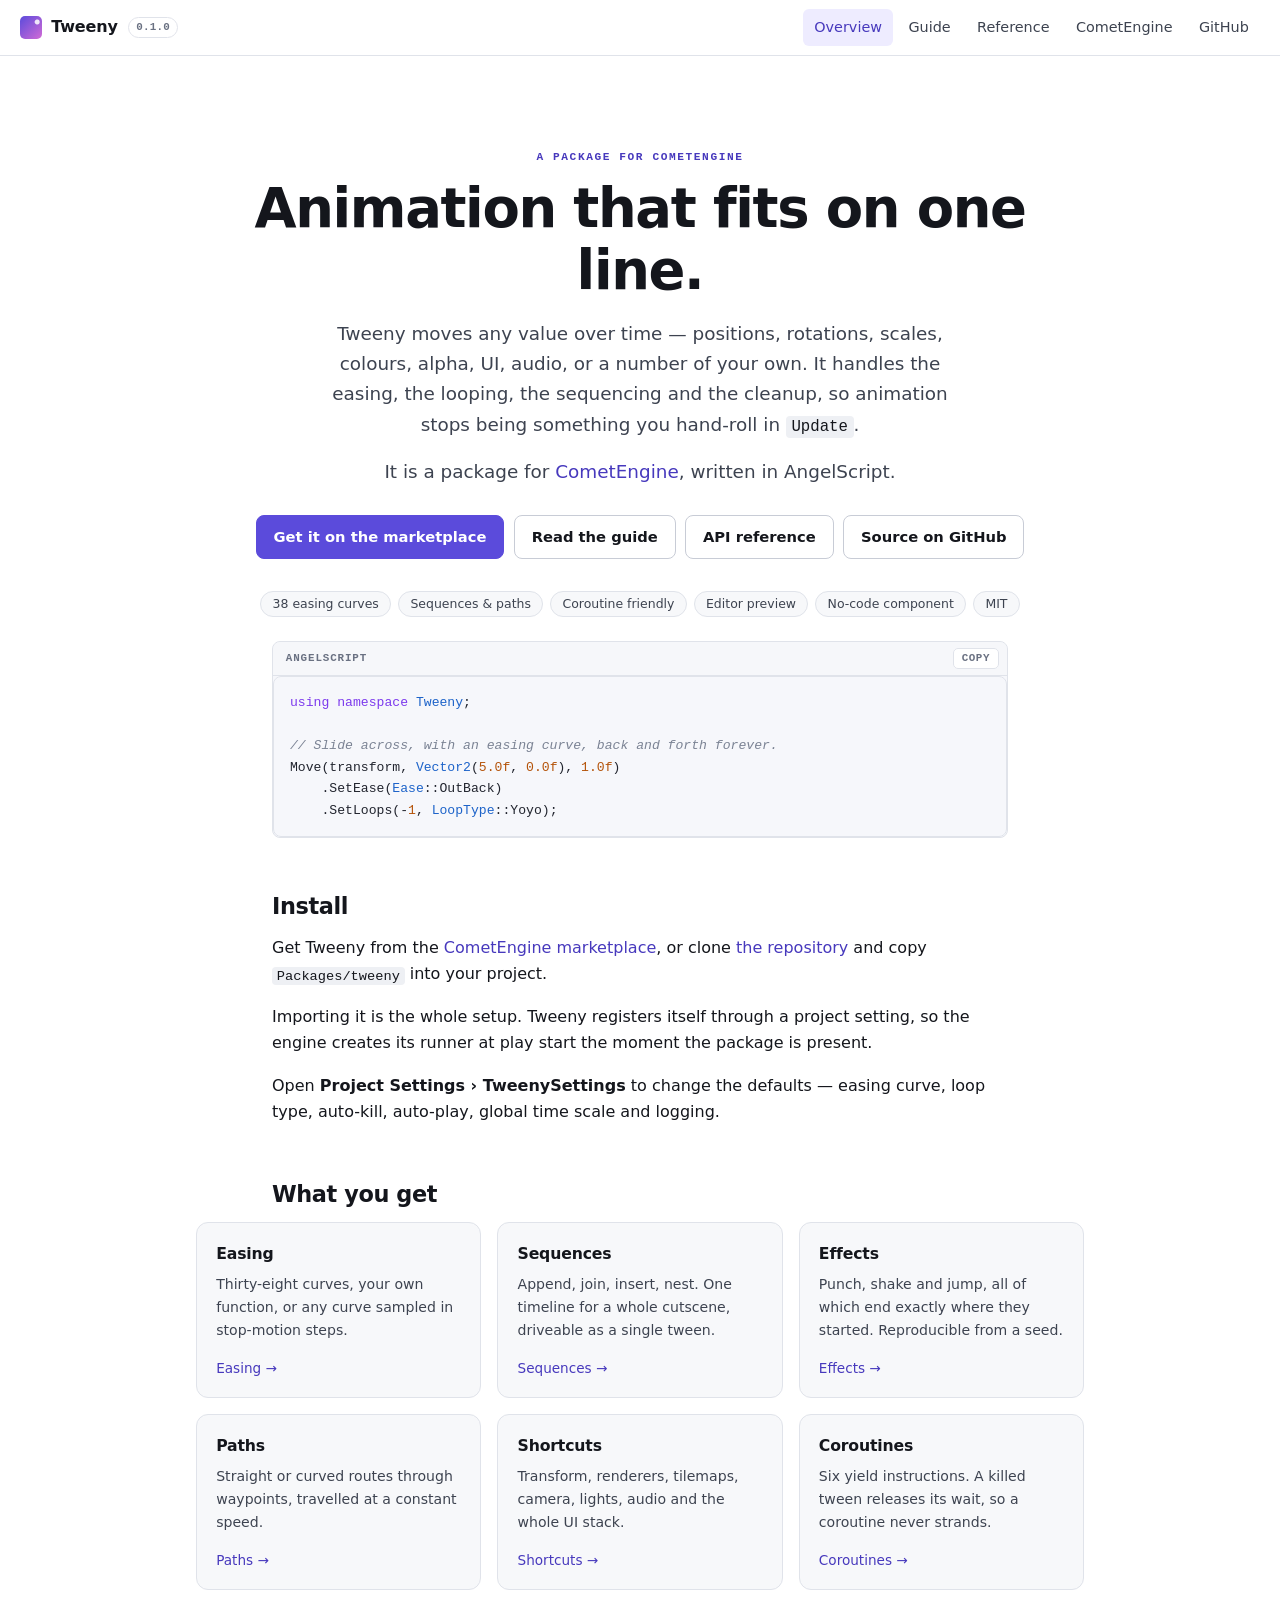
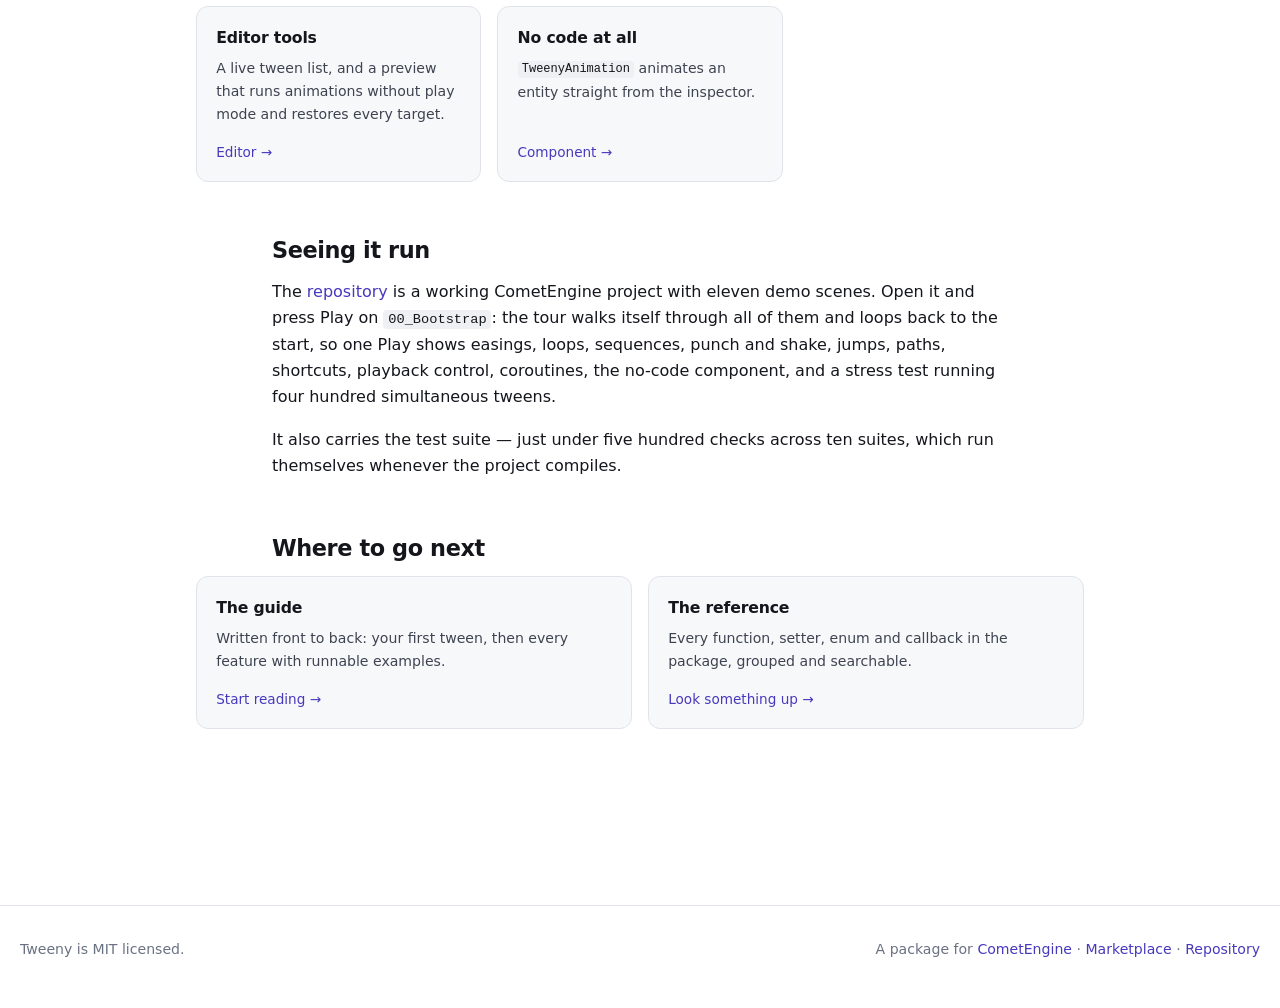
<file: docs/index.html>
<!doctype html>
<html lang="en">
<head>
<meta charset="utf-8">
<meta name="viewport" content="width=device-width, initial-scale=1">
<title>Tweeny — animation for CometEngine</title>
<meta name="description" content="Tweeny is a complete tweening and animation engine for CometEngine: easings, sequences, paths, effects, coroutine waits and a no-code component.">
<link rel="icon" href="data:image/svg+xml,<svg xmlns='http://www.w3.org/2000/svg' viewBox='0 0 32 32'><rect width='32' height='32' rx='7' fill='%235b4bdb'/><circle cx='23' cy='9' r='3' fill='white'/></svg>">
<link rel="stylesheet" href="assets/site.css?v=4">
</head>
<body>

<header class="topbar">
  <a class="brand" href="index.html"><span class="mark"></span> Tweeny <span class="version">0.1.0</span></a>
  <nav class="topnav">
    <a href="index.html" aria-current="page">Overview</a>
    <a href="guide.html">Guide</a>
    <a href="reference.html">Reference</a>
    <a href="https://www.cometengine.org">CometEngine</a>
    <a href="https://github.com/OriolCS2/Tweeny">GitHub</a>
  </nav>
</header>

<div class="shell wide">
<main>

<section class="hero">
  <p class="eyebrow">A package for CometEngine</p>
  <h1>Animation that fits on one line.</h1>
  <p class="tagline">
    Tweeny moves any value over time — positions, rotations, scales, colours, alpha, UI, audio, or a number of
    your own. It handles the easing, the looping, the sequencing and the cleanup, so animation stops being
    something you hand-roll in <code>Update</code>.
  </p>
  <p class="tagline">
    It is a package for <a href="https://www.cometengine.org">CometEngine</a>, written in AngelScript.
  </p>
  <div class="cta">
    <a class="btn primary" href="https://www.cometengine.org/marketplace/tweeny">Get it on the marketplace</a>
    <a class="btn" href="guide.html">Read the guide</a>
    <a class="btn" href="reference.html">API reference</a>
    <a class="btn" href="https://github.com/OriolCS2/Tweeny">Source on GitHub</a>
  </div>
  <div class="badges">
    <span>38 easing curves</span>
    <span>Sequences &amp; paths</span>
    <span>Coroutine friendly</span>
    <span>Editor preview</span>
    <span>No-code component</span>
    <span>MIT</span>
  </div>
</section>

<div class="code">
  <header>angelscript <button class="copy" type="button">Copy</button></header>
<pre><code>using namespace Tweeny;

// Slide across, with an easing curve, back and forth forever.
Move(transform, Vector2(5.0f, 0.0f), 1.0f)
    .SetEase(Ease::OutBack)
    .SetLoops(-1, LoopType::Yoyo);</code></pre>
</div>

<h2 id="install">Install</h2>

<p>
  Get Tweeny from the
  <a href="https://www.cometengine.org/marketplace/tweeny">CometEngine marketplace</a>, or clone
  <a href="https://github.com/OriolCS2/Tweeny">the repository</a> and copy
  <code>Packages/tweeny</code> into your project.
</p>

<p>
  Importing it is the whole setup. Tweeny registers itself through a project setting, so the engine creates its runner at
  play start the moment the package is present.
</p>

<p>
  Open <strong>Project Settings &rsaquo; TweenySettings</strong> to change the defaults — easing curve, loop
  type, auto-kill, auto-play, global time scale and logging.
</p>

<h2 id="what-you-get">What you get</h2>

<div class="cards">
  <article class="card">
    <h3>Easing</h3>
    <p>Thirty-eight curves, your own function, or any curve sampled in stop-motion steps.</p>
    <a href="guide.html#easing">Easing &rarr;</a>
  </article>
  <article class="card">
    <h3>Sequences</h3>
    <p>Append, join, insert, nest. One timeline for a whole cutscene, driveable as a single tween.</p>
    <a href="guide.html#sequences">Sequences &rarr;</a>
  </article>
  <article class="card">
    <h3>Effects</h3>
    <p>Punch, shake and jump, all of which end exactly where they started. Reproducible from a seed.</p>
    <a href="guide.html#effects">Effects &rarr;</a>
  </article>
  <article class="card">
    <h3>Paths</h3>
    <p>Straight or curved routes through waypoints, travelled at a constant speed.</p>
    <a href="guide.html#paths">Paths &rarr;</a>
  </article>
  <article class="card">
    <h3>Shortcuts</h3>
    <p>Transform, renderers, tilemaps, camera, lights, audio and the whole UI stack.</p>
    <a href="reference.html#shortcuts-transform">Shortcuts &rarr;</a>
  </article>
  <article class="card">
    <h3>Coroutines</h3>
    <p>Six yield instructions. A killed tween releases its wait, so a coroutine never strands.</p>
    <a href="guide.html#coroutines">Coroutines &rarr;</a>
  </article>
  <article class="card">
    <h3>Editor tools</h3>
    <p>A live tween list, and a preview that runs animations without play mode and restores every target.</p>
    <a href="guide.html#editor">Editor &rarr;</a>
  </article>
  <article class="card">
    <h3>No code at all</h3>
    <p><code>TweenyAnimation</code> animates an entity straight from the inspector.</p>
    <a href="guide.html#no-code">Component &rarr;</a>
  </article>
</div>

<h2 id="tour">Seeing it run</h2>

<p>
  The <a href="https://github.com/OriolCS2/Tweeny">repository</a> is a working CometEngine project with eleven
  demo scenes. Open it and press Play on <code>00_Bootstrap</code>: the tour walks itself through all of them
  and loops back to the start, so one Play shows easings, loops, sequences, punch and shake, jumps, paths,
  shortcuts, playback control, coroutines, the no-code component, and a stress test running four hundred
  simultaneous tweens.
</p>

<p>
  It also carries the test suite — just under five hundred checks across ten suites, which run themselves
  whenever the project compiles.
</p>

<h2 id="next">Where to go next</h2>

<div class="cards">
  <article class="card">
    <h3>The guide</h3>
    <p>Written front to back: your first tween, then every feature with runnable examples.</p>
    <a href="guide.html">Start reading &rarr;</a>
  </article>
  <article class="card">
    <h3>The reference</h3>
    <p>Every function, setter, enum and callback in the package, grouped and searchable.</p>
    <a href="reference.html">Look something up &rarr;</a>
  </article>
</div>

</main>
</div>

<footer class="site">
  <div class="inner">
    <div>Tweeny is MIT licensed.</div>
    <div>
      A package for <a href="https://www.cometengine.org">CometEngine</a> &middot;
      <a href="https://www.cometengine.org/marketplace/tweeny">Marketplace</a> &middot;
      <a href="https://github.com/OriolCS2/Tweeny">Repository</a>
    </div>
  </div>
</footer>

<script src="assets/site.js?v=4"></script>
</body>
</html>
</file>
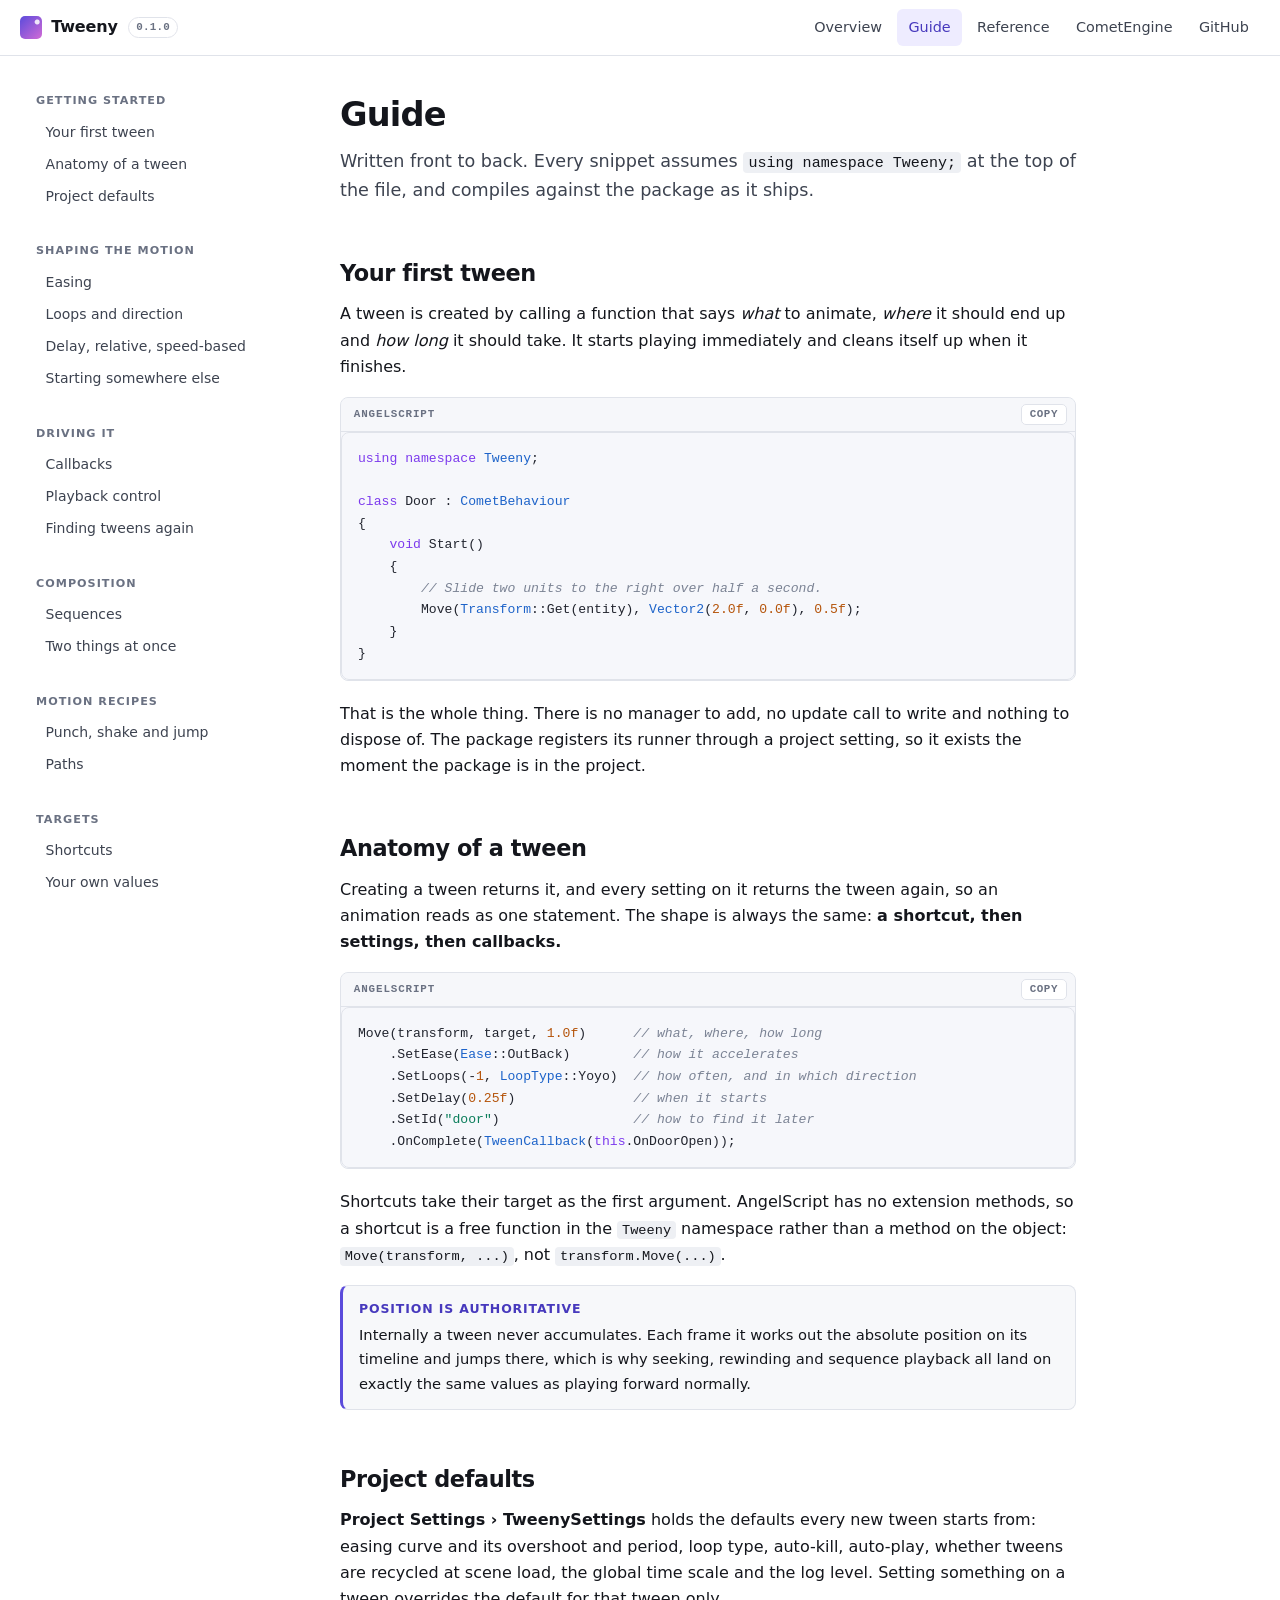
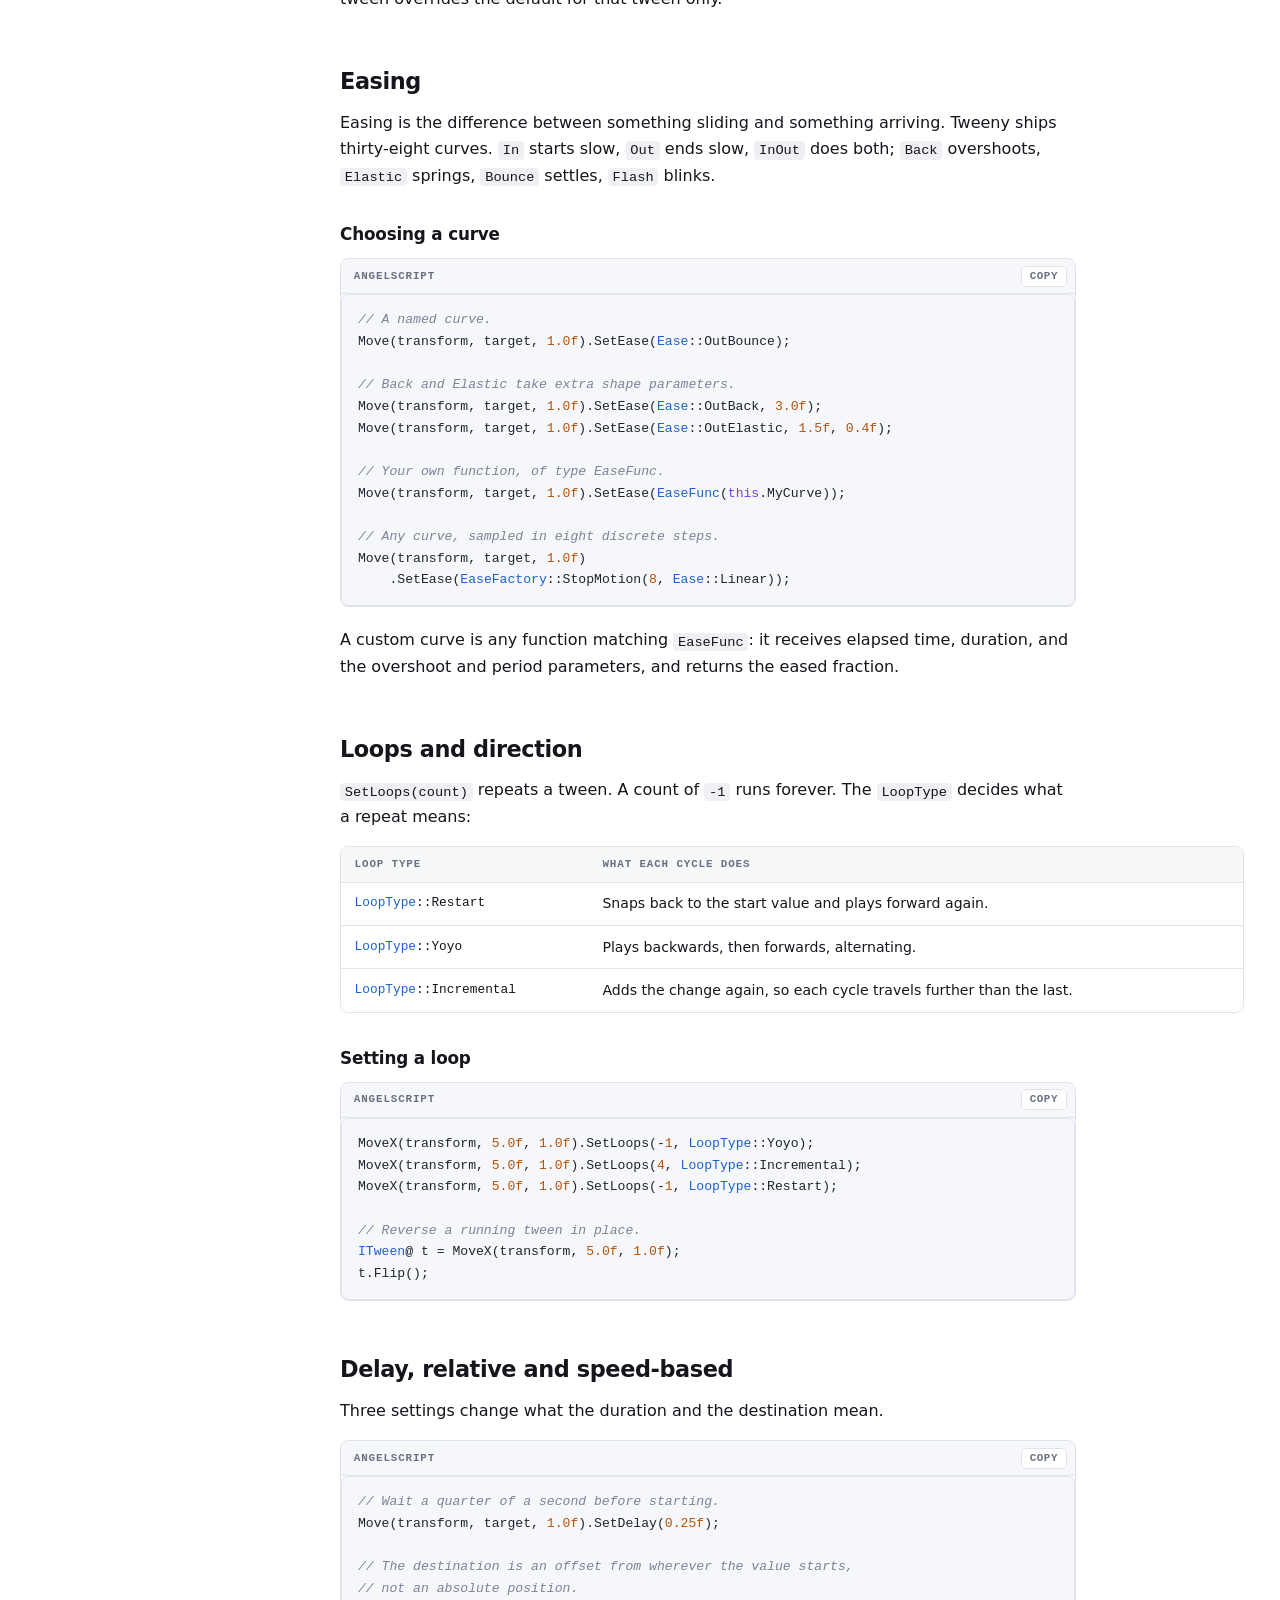
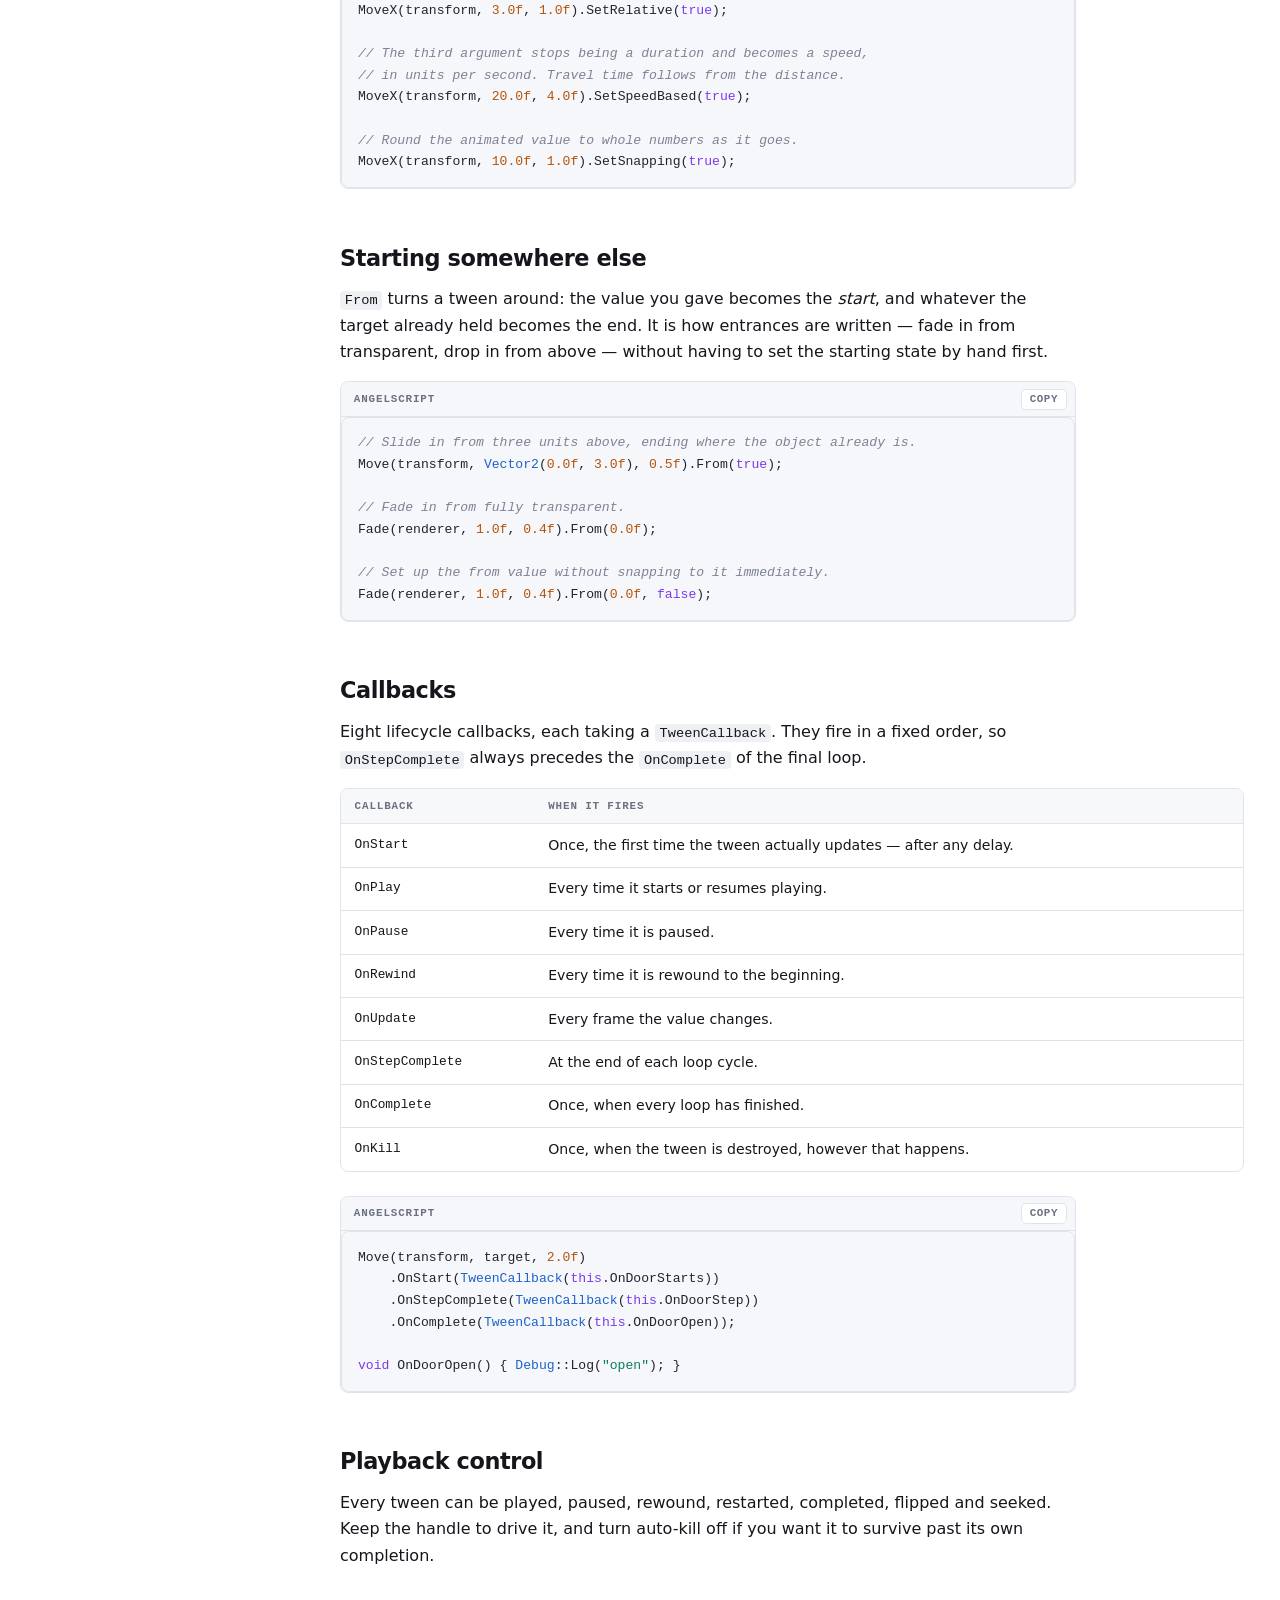
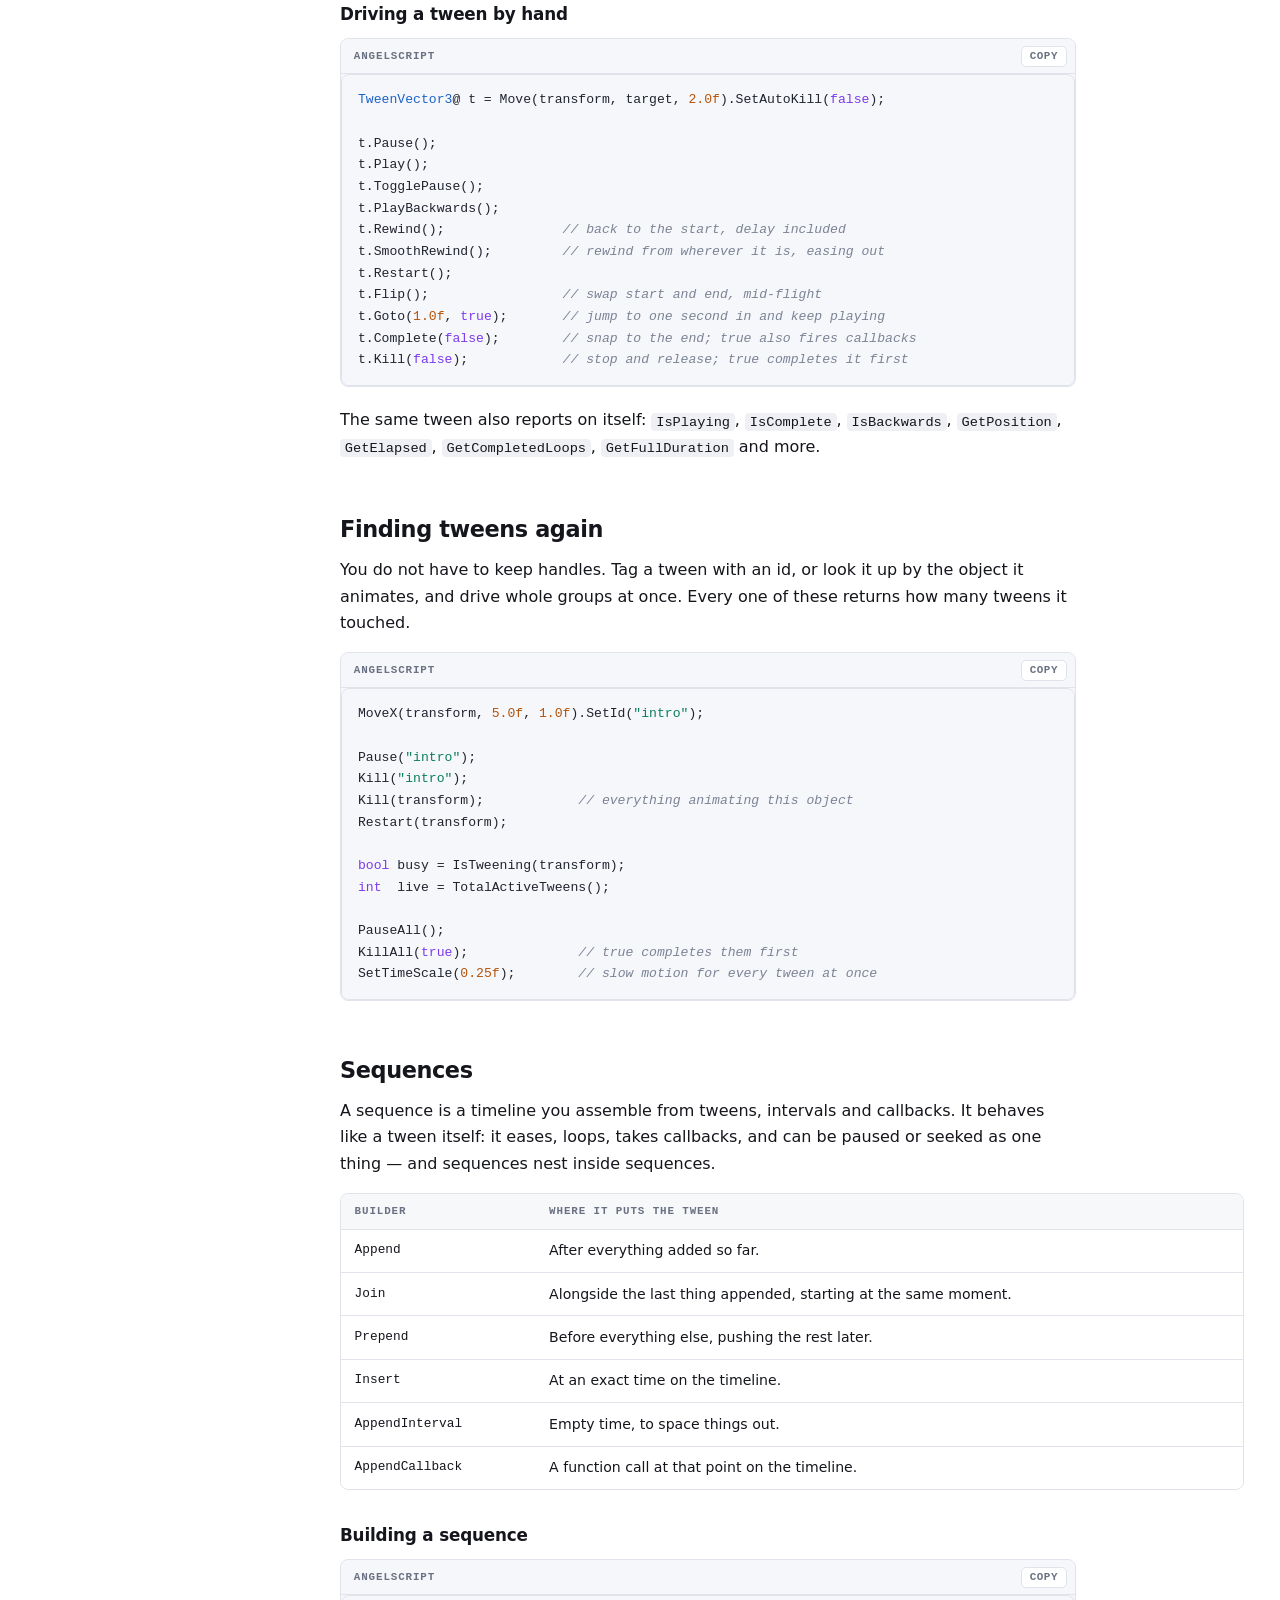
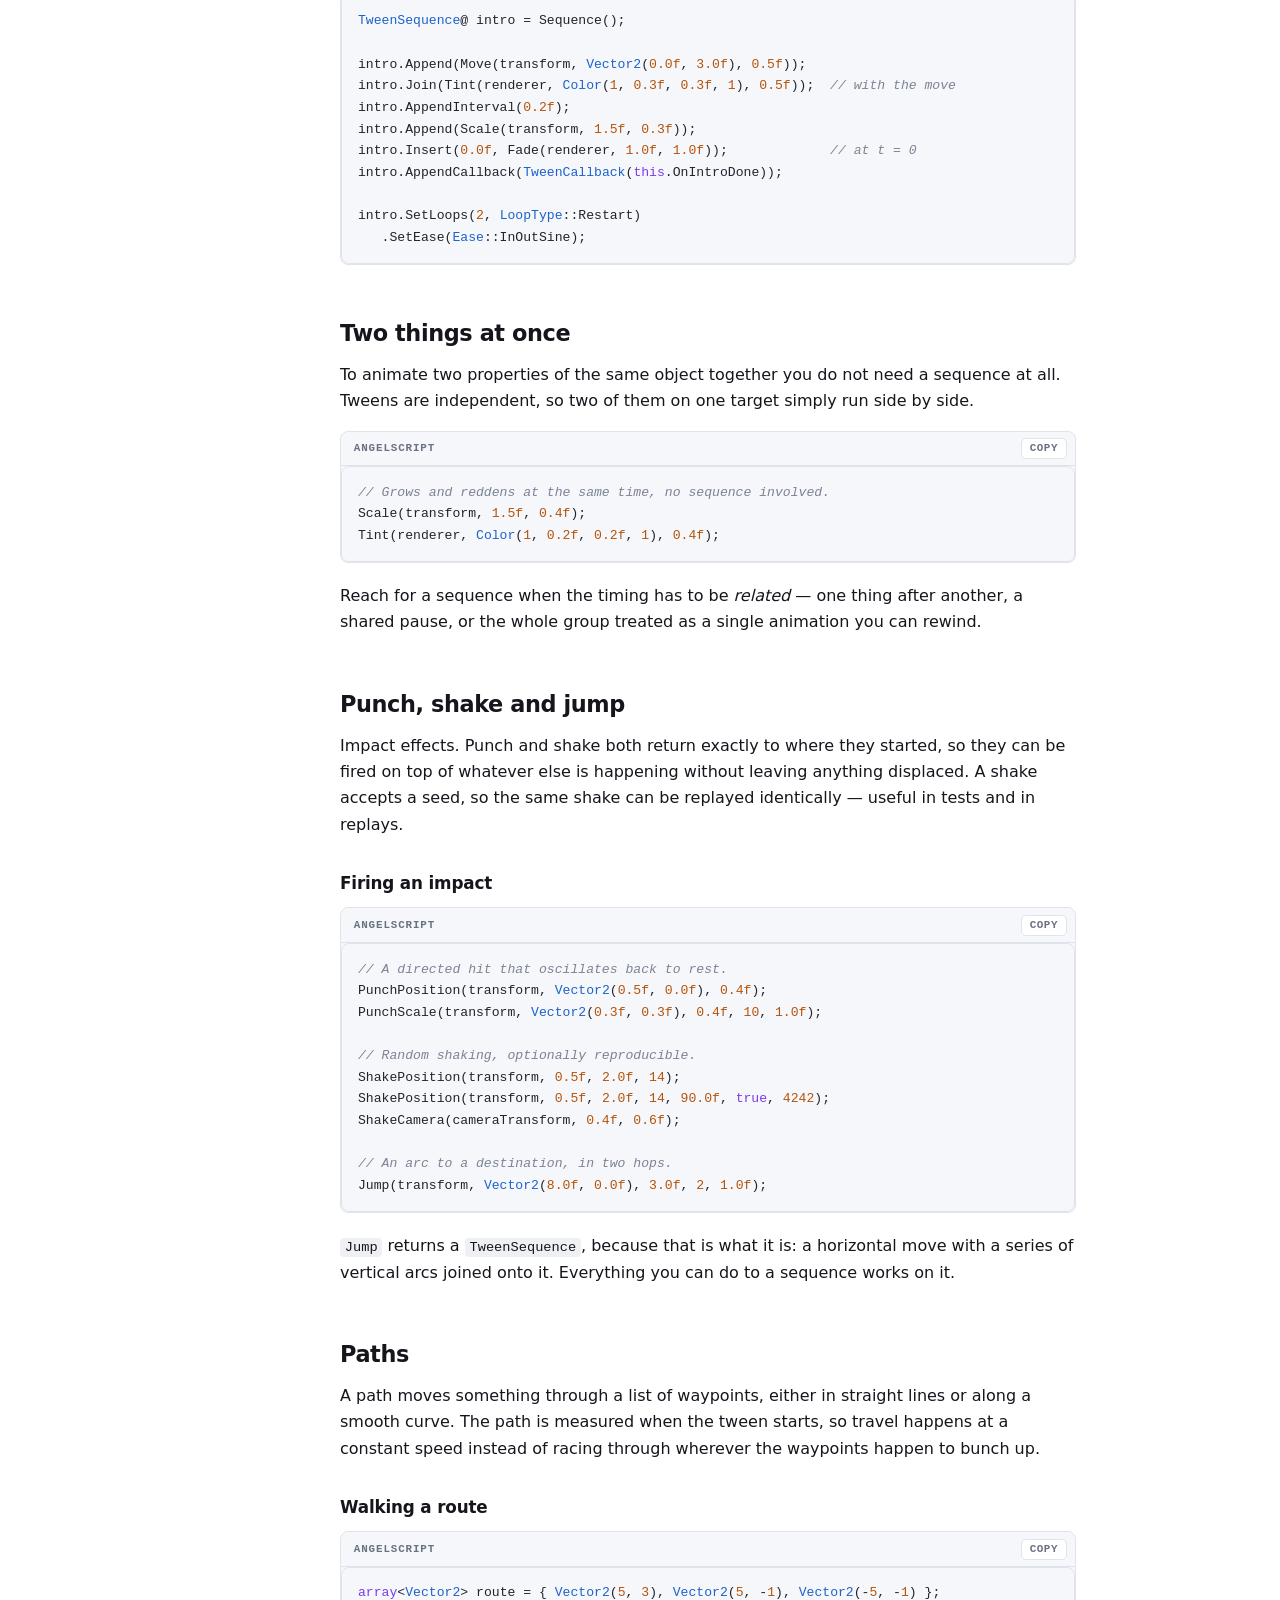
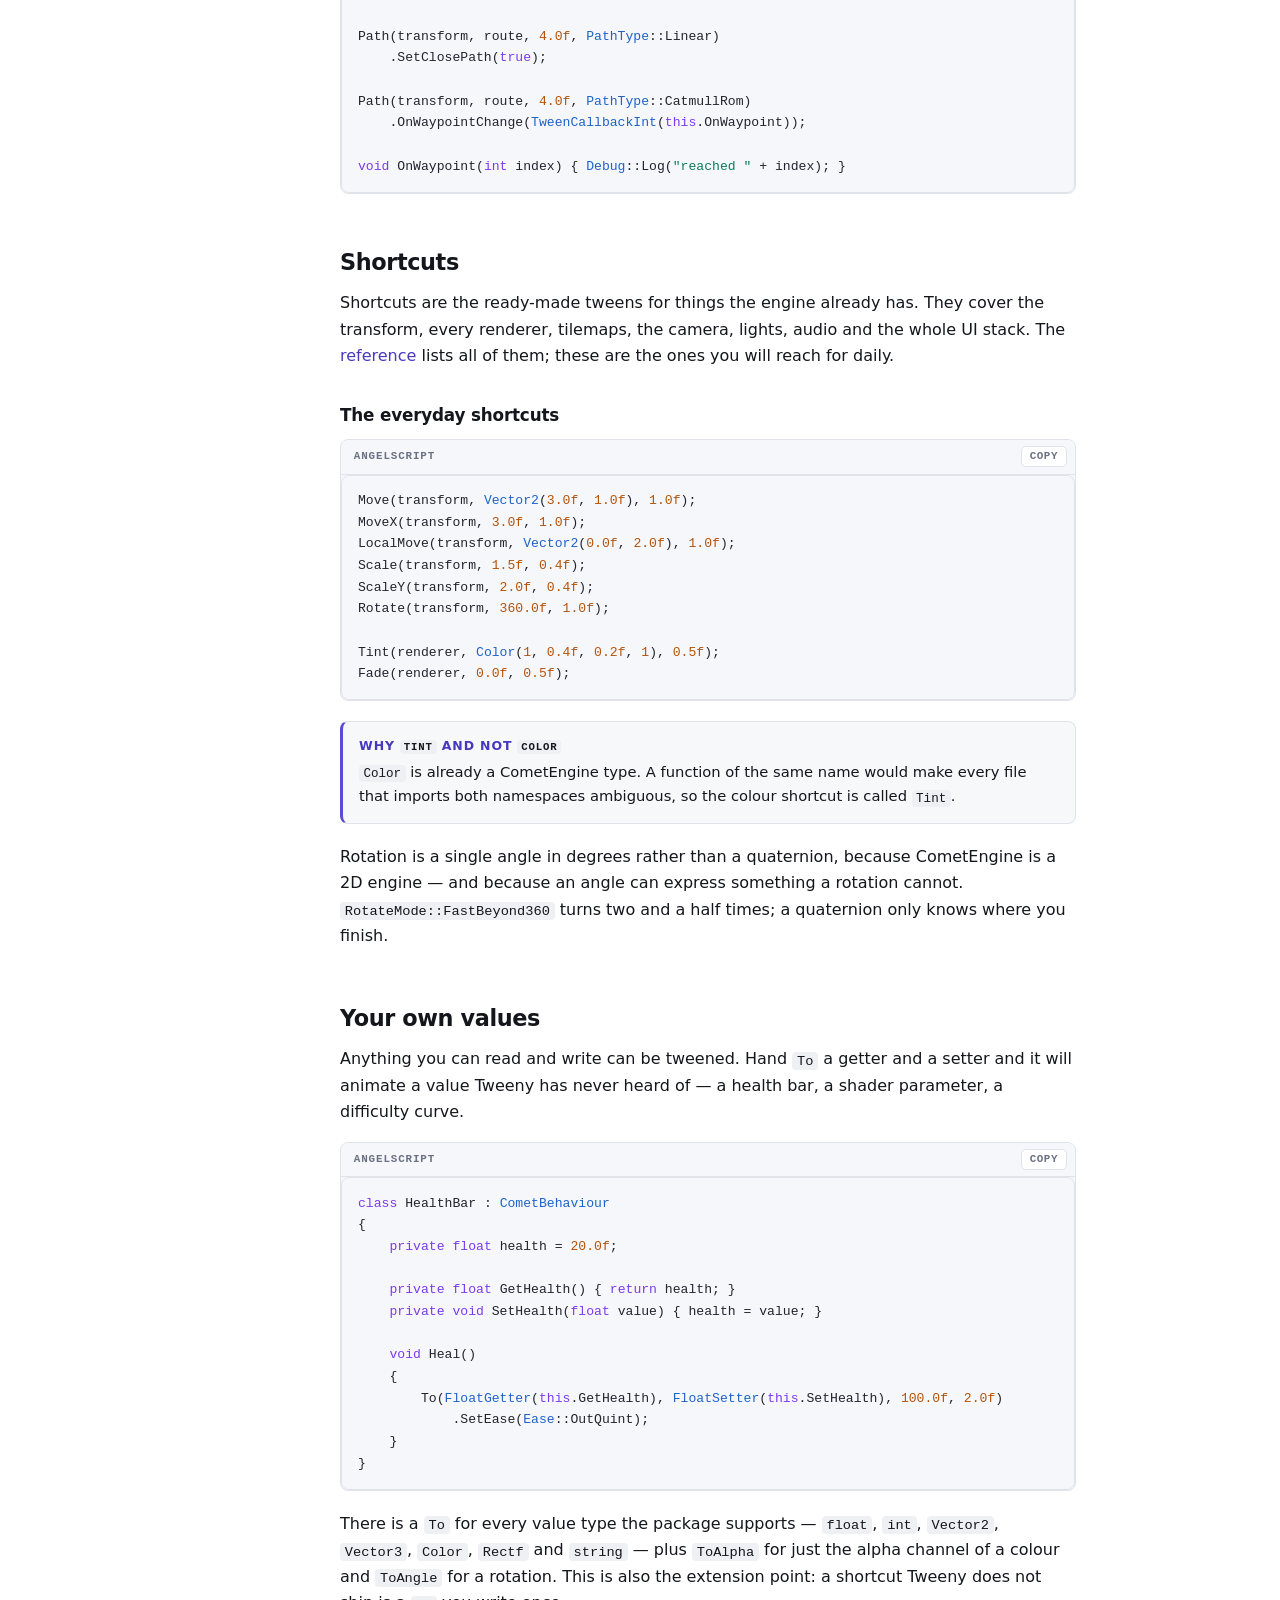
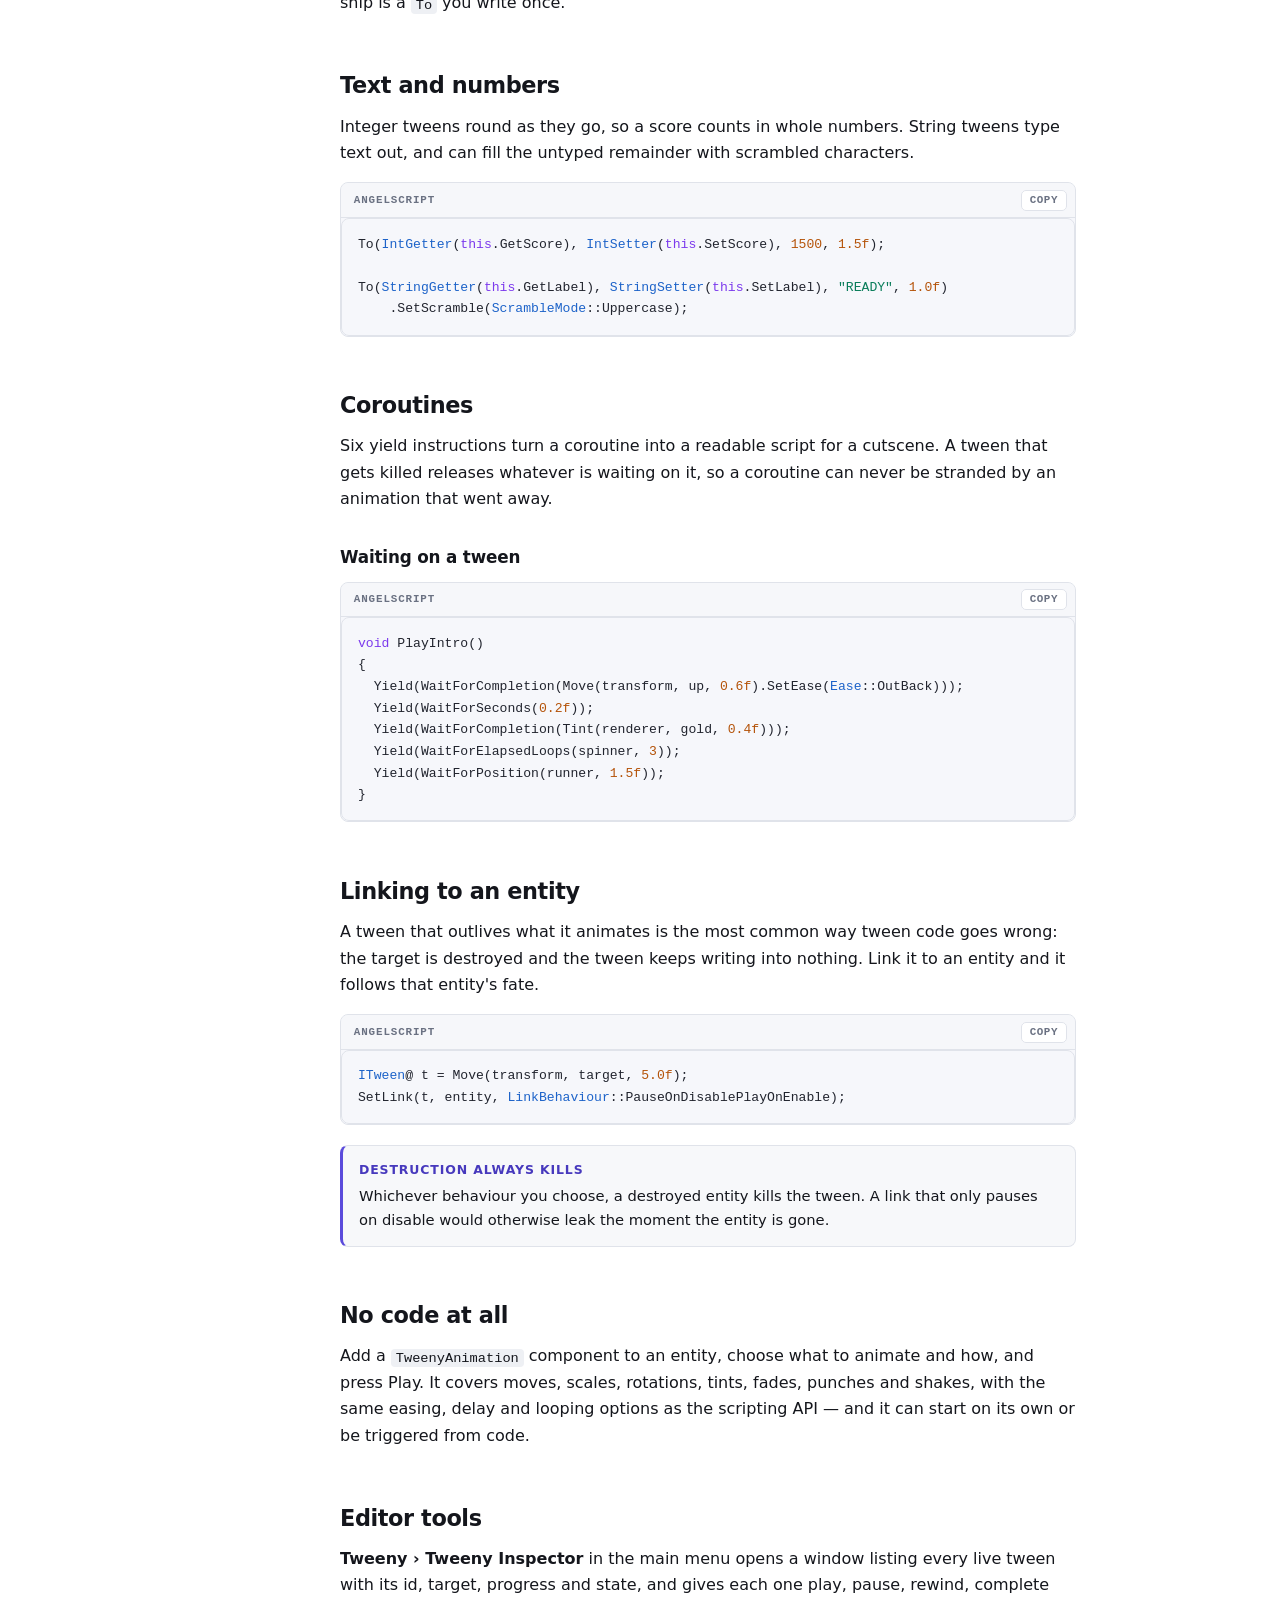
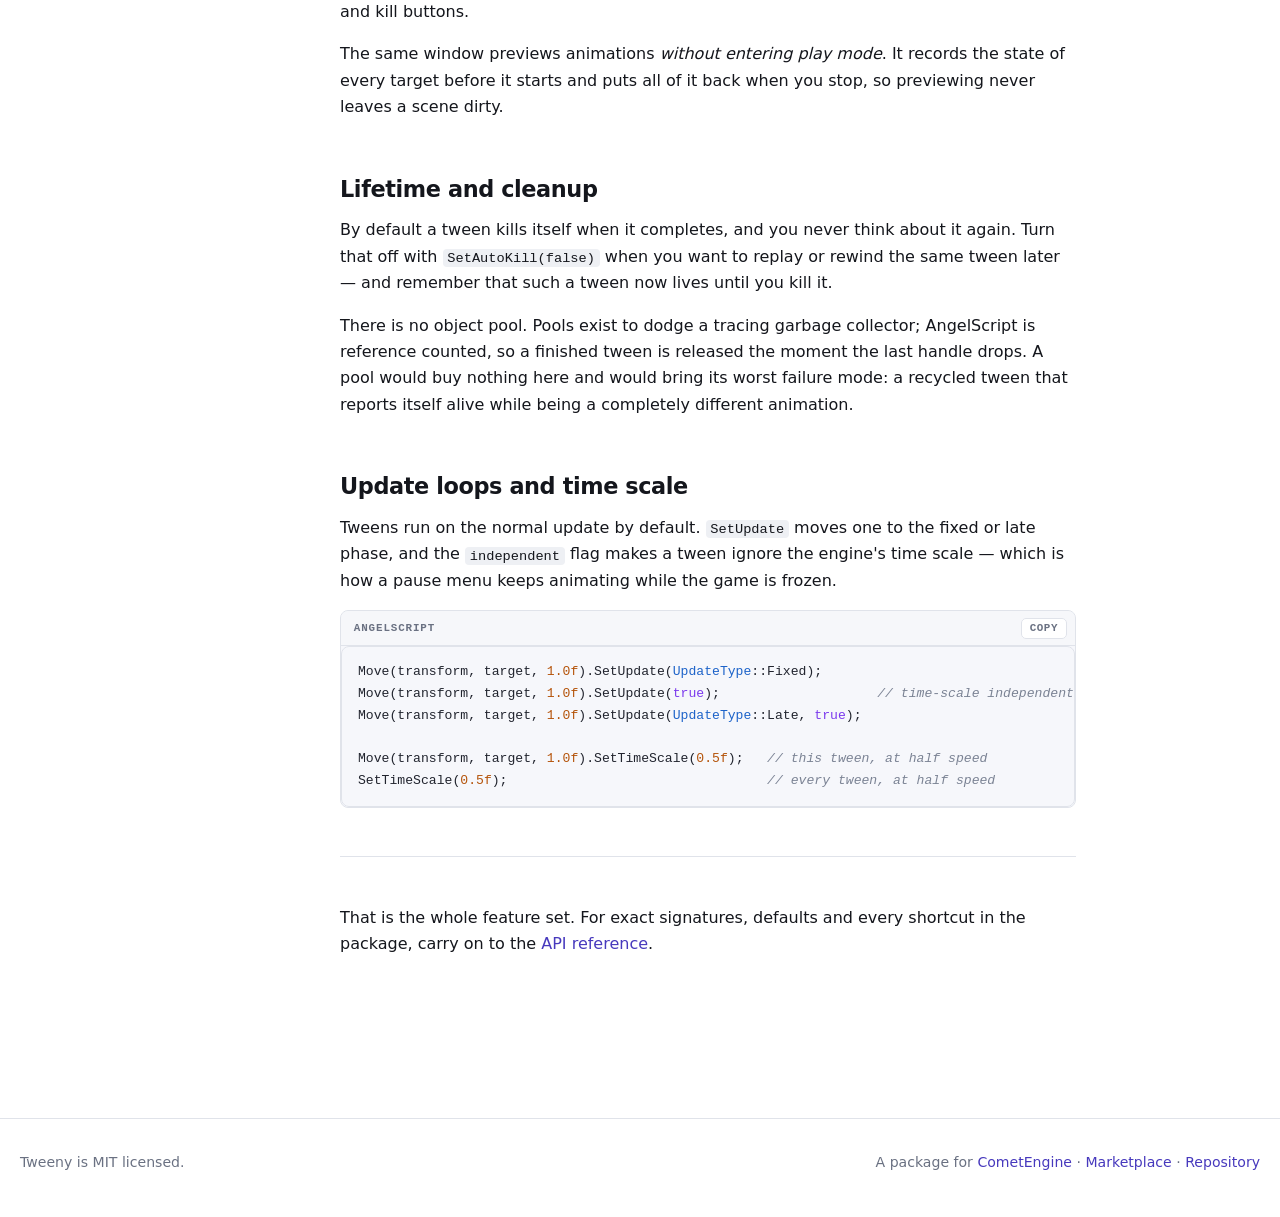
<file: docs/guide.html>
<!doctype html>
<html lang="en">
<head>
<meta charset="utf-8">
<meta name="viewport" content="width=device-width, initial-scale=1">
<title>Guide — Tweeny</title>
<meta name="description" content="The Tweeny guide: your first tween, easing, loops, sequences, effects, paths, shortcuts, coroutines and the no-code component.">
<link rel="icon" href="data:image/svg+xml,<svg xmlns='http://www.w3.org/2000/svg' viewBox='0 0 32 32'><rect width='32' height='32' rx='7' fill='%235b4bdb'/><circle cx='23' cy='9' r='3' fill='white'/></svg>">
<link rel="stylesheet" href="assets/site.css?v=4">
</head>
<body>

<header class="topbar">
  <button class="navtoggle" type="button" aria-label="Toggle sections" aria-expanded="true">&#9776;</button>
  <a class="brand" href="index.html"><span class="mark"></span> Tweeny <span class="version">0.1.0</span></a>
  <nav class="topnav">
    <a href="index.html">Overview</a>
    <a href="guide.html" aria-current="page">Guide</a>
    <a href="reference.html">Reference</a>
    <a href="https://www.cometengine.org">CometEngine</a>
    <a href="https://github.com/OriolCS2/Tweeny">GitHub</a>
  </nav>
</header>

<div class="shell">

<nav class="sidebar" aria-label="Sections">
  <h2>Getting started</h2>
  <ul>
    <li><a href="#first-tween">Your first tween</a></li>
    <li><a href="#anatomy">Anatomy of a tween</a></li>
    <li><a href="#defaults">Project defaults</a></li>
  </ul>
  <h2>Shaping the motion</h2>
  <ul>
    <li><a href="#easing">Easing</a></li>
    <li><a href="#loops">Loops and direction</a></li>
    <li><a href="#timing">Delay, relative, speed-based</a></li>
    <li><a href="#from">Starting somewhere else</a></li>
  </ul>
  <h2>Driving it</h2>
  <ul>
    <li><a href="#callbacks">Callbacks</a></li>
    <li><a href="#control">Playback control</a></li>
    <li><a href="#finding">Finding tweens again</a></li>
  </ul>
  <h2>Composition</h2>
  <ul>
    <li><a href="#sequences">Sequences</a></li>
    <li><a href="#together">Two things at once</a></li>
  </ul>
  <h2>Motion recipes</h2>
  <ul>
    <li><a href="#effects">Punch, shake and jump</a></li>
    <li><a href="#paths">Paths</a></li>
  </ul>
  <h2>Targets</h2>
  <ul>
    <li><a href="#shortcuts">Shortcuts</a></li>
    <li><a href="#own-values">Your own values</a></li>
    <li><a href="#strings">Text and numbers</a></li>
  </ul>
  <h2>Integration</h2>
  <ul>
    <li><a href="#coroutines">Coroutines</a></li>
    <li><a href="#links">Linking to an entity</a></li>
    <li><a href="#no-code">No code at all</a></li>
    <li><a href="#editor">Editor tools</a></li>
  </ul>
  <h2>Notes</h2>
  <ul>
    <li><a href="#lifetime">Lifetime and cleanup</a></li>
    <li><a href="#update-loops">Update loops and time scale</a></li>
  </ul>
</nav>

<main>

<h1>Guide</h1>
<p class="lede">
  Written front to back. Every snippet assumes <code>using namespace Tweeny;</code> at the top of the file,
  and compiles against the package as it ships.
</p>

<h2 id="first-tween">Your first tween</h2>

<p>
  A tween is created by calling a function that says <em>what</em> to animate, <em>where</em> it should end up
  and <em>how long</em> it should take. It starts playing immediately and cleans itself up when it finishes.
</p>

<div class="code">
  <header>angelscript <button class="copy" type="button">Copy</button></header>
<pre><code>using namespace Tweeny;

class Door : CometBehaviour
{
    void Start()
    {
        // Slide two units to the right over half a second.
        Move(Transform::Get(entity), Vector2(2.0f, 0.0f), 0.5f);
    }
}</code></pre>
</div>

<p>
  That is the whole thing. There is no manager to add, no update call to write and nothing to dispose of. The
  package registers its runner through a project setting, so it exists the moment the package is in the
  project.
</p>

<h2 id="anatomy">Anatomy of a tween</h2>

<p>
  Creating a tween returns it, and every setting on it returns the tween again, so an animation reads as one
  statement. The shape is always the same: <strong>a shortcut, then settings, then callbacks.</strong>
</p>

<div class="code">
  <header>angelscript <button class="copy" type="button">Copy</button></header>
<pre><code>Move(transform, target, 1.0f)      // what, where, how long
    .SetEase(Ease::OutBack)        // how it accelerates
    .SetLoops(-1, LoopType::Yoyo)  // how often, and in which direction
    .SetDelay(0.25f)               // when it starts
    .SetId("door")                 // how to find it later
    .OnComplete(TweenCallback(this.OnDoorOpen));</code></pre>
</div>

<p>
  Shortcuts take their target as the first argument. AngelScript has no extension methods, so a shortcut is a
  free function in the <code>Tweeny</code> namespace rather than a method on the object:
  <code>Move(transform, ...)</code>, not <code>transform.Move(...)</code>.
</p>

<div class="note">
  <strong>Position is authoritative</strong>
  <p>
    Internally a tween never accumulates. Each frame it works out the absolute position on its timeline and
    jumps there, which is why seeking, rewinding and sequence playback all land on exactly the same values as
    playing forward normally.
  </p>
</div>

<h2 id="defaults">Project defaults</h2>

<p>
  <strong>Project Settings &rsaquo; TweenySettings</strong> holds the defaults every new tween starts from:
  easing curve and its overshoot and period, loop type, auto-kill, auto-play, whether tweens are recycled at
  scene load, the global time scale and the log level. Setting something on a tween overrides the default for
  that tween only.
</p>

<h2 id="easing">Easing</h2>

<p>
  Easing is the difference between something sliding and something arriving. Tweeny ships thirty-eight
  curves. <code>In</code> starts slow, <code>Out</code> ends slow, <code>InOut</code> does both;
  <code>Back</code> overshoots, <code>Elastic</code> springs, <code>Bounce</code> settles,
  <code>Flash</code> blinks.
</p>

<h3>Choosing a curve</h3>
<div class="code">
  <header>angelscript <button class="copy" type="button">Copy</button></header>
<pre><code>// A named curve.
Move(transform, target, 1.0f).SetEase(Ease::OutBounce);

// Back and Elastic take extra shape parameters.
Move(transform, target, 1.0f).SetEase(Ease::OutBack, 3.0f);
Move(transform, target, 1.0f).SetEase(Ease::OutElastic, 1.5f, 0.4f);

// Your own function, of type EaseFunc.
Move(transform, target, 1.0f).SetEase(EaseFunc(this.MyCurve));

// Any curve, sampled in eight discrete steps.
Move(transform, target, 1.0f)
    .SetEase(EaseFactory::StopMotion(8, Ease::Linear));</code></pre>
</div>

<p>
  A custom curve is any function matching <code>EaseFunc</code>: it receives elapsed time, duration, and the
  overshoot and period parameters, and returns the eased fraction.
</p>

<h2 id="loops">Loops and direction</h2>

<p>
  <code>SetLoops(count)</code> repeats a tween. A count of <code>-1</code> runs forever. The
  <code>LoopType</code> decides what a repeat means:
</p>

<div class="scroller">
<table>
  <thead><tr><th>Loop type</th><th>What each cycle does</th></tr></thead>
  <tbody>
    <tr><td class="api">LoopType::Restart</td><td>Snaps back to the start value and plays forward again.</td></tr>
    <tr><td class="api">LoopType::Yoyo</td><td>Plays backwards, then forwards, alternating.</td></tr>
    <tr><td class="api">LoopType::Incremental</td><td>Adds the change again, so each cycle travels further than the last.</td></tr>
  </tbody>
</table>
</div>

<h3>Setting a loop</h3>
<div class="code">
  <header>angelscript <button class="copy" type="button">Copy</button></header>
<pre><code>MoveX(transform, 5.0f, 1.0f).SetLoops(-1, LoopType::Yoyo);
MoveX(transform, 5.0f, 1.0f).SetLoops(4, LoopType::Incremental);
MoveX(transform, 5.0f, 1.0f).SetLoops(-1, LoopType::Restart);

// Reverse a running tween in place.
ITween@ t = MoveX(transform, 5.0f, 1.0f);
t.Flip();</code></pre>
</div>

<h2 id="timing">Delay, relative and speed-based</h2>

<p>
  Three settings change what the duration and the destination mean.
</p>

<div class="code">
  <header>angelscript <button class="copy" type="button">Copy</button></header>
<pre><code>// Wait a quarter of a second before starting.
Move(transform, target, 1.0f).SetDelay(0.25f);

// The destination is an offset from wherever the value starts,
// not an absolute position.
MoveX(transform, 3.0f, 1.0f).SetRelative(true);

// The third argument stops being a duration and becomes a speed,
// in units per second. Travel time follows from the distance.
MoveX(transform, 20.0f, 4.0f).SetSpeedBased(true);

// Round the animated value to whole numbers as it goes.
MoveX(transform, 10.0f, 1.0f).SetSnapping(true);</code></pre>
</div>

<h2 id="from">Starting somewhere else</h2>

<p>
  <code>From</code> turns a tween around: the value you gave becomes the <em>start</em>, and whatever the
  target already held becomes the end. It is how entrances are written — fade in from transparent, drop in
  from above — without having to set the starting state by hand first.
</p>

<div class="code">
  <header>angelscript <button class="copy" type="button">Copy</button></header>
<pre><code>// Slide in from three units above, ending where the object already is.
Move(transform, Vector2(0.0f, 3.0f), 0.5f).From(true);

// Fade in from fully transparent.
Fade(renderer, 1.0f, 0.4f).From(0.0f);

// Set up the from value without snapping to it immediately.
Fade(renderer, 1.0f, 0.4f).From(0.0f, false);</code></pre>
</div>

<h2 id="callbacks">Callbacks</h2>

<p>
  Eight lifecycle callbacks, each taking a <code>TweenCallback</code>. They fire in a fixed order, so
  <code>OnStepComplete</code> always precedes the <code>OnComplete</code> of the final loop.
</p>

<div class="scroller">
<table>
  <thead><tr><th>Callback</th><th>When it fires</th></tr></thead>
  <tbody>
    <tr><td class="api">OnStart</td><td>Once, the first time the tween actually updates — after any delay.</td></tr>
    <tr><td class="api">OnPlay</td><td>Every time it starts or resumes playing.</td></tr>
    <tr><td class="api">OnPause</td><td>Every time it is paused.</td></tr>
    <tr><td class="api">OnRewind</td><td>Every time it is rewound to the beginning.</td></tr>
    <tr><td class="api">OnUpdate</td><td>Every frame the value changes.</td></tr>
    <tr><td class="api">OnStepComplete</td><td>At the end of each loop cycle.</td></tr>
    <tr><td class="api">OnComplete</td><td>Once, when every loop has finished.</td></tr>
    <tr><td class="api">OnKill</td><td>Once, when the tween is destroyed, however that happens.</td></tr>
  </tbody>
</table>
</div>

<div class="code">
  <header>angelscript <button class="copy" type="button">Copy</button></header>
<pre><code>Move(transform, target, 2.0f)
    .OnStart(TweenCallback(this.OnDoorStarts))
    .OnStepComplete(TweenCallback(this.OnDoorStep))
    .OnComplete(TweenCallback(this.OnDoorOpen));

void OnDoorOpen() { Debug::Log("open"); }</code></pre>
</div>

<h2 id="control">Playback control</h2>

<p>
  Every tween can be played, paused, rewound, restarted, completed, flipped and seeked. Keep the handle to
  drive it, and turn auto-kill off if you want it to survive past its own completion.
</p>

<h3>Driving a tween by hand</h3>
<div class="code">
  <header>angelscript <button class="copy" type="button">Copy</button></header>
<pre><code>TweenVector3@ t = Move(transform, target, 2.0f).SetAutoKill(false);

t.Pause();
t.Play();
t.TogglePause();
t.PlayBackwards();
t.Rewind();               // back to the start, delay included
t.SmoothRewind();         // rewind from wherever it is, easing out
t.Restart();
t.Flip();                 // swap start and end, mid-flight
t.Goto(1.0f, true);       // jump to one second in and keep playing
t.Complete(false);        // snap to the end; true also fires callbacks
t.Kill(false);            // stop and release; true completes it first</code></pre>
</div>

<p>
  The same tween also reports on itself: <code>IsPlaying</code>, <code>IsComplete</code>,
  <code>IsBackwards</code>, <code>GetPosition</code>, <code>GetElapsed</code>,
  <code>GetCompletedLoops</code>, <code>GetFullDuration</code> and more.
</p>

<h2 id="finding">Finding tweens again</h2>

<p>
  You do not have to keep handles. Tag a tween with an id, or look it up by the object it animates, and drive
  whole groups at once. Every one of these returns how many tweens it touched.
</p>

<div class="code">
  <header>angelscript <button class="copy" type="button">Copy</button></header>
<pre><code>MoveX(transform, 5.0f, 1.0f).SetId("intro");

Pause("intro");
Kill("intro");
Kill(transform);            // everything animating this object
Restart(transform);

bool busy = IsTweening(transform);
int  live = TotalActiveTweens();

PauseAll();
KillAll(true);              // true completes them first
SetTimeScale(0.25f);        // slow motion for every tween at once</code></pre>
</div>

<h2 id="sequences">Sequences</h2>

<p>
  A sequence is a timeline you assemble from tweens, intervals and callbacks. It behaves like a tween itself:
  it eases, loops, takes callbacks, and can be paused or seeked as one thing — and sequences nest inside
  sequences.
</p>

<div class="scroller">
<table>
  <thead><tr><th>Builder</th><th>Where it puts the tween</th></tr></thead>
  <tbody>
    <tr><td class="api">Append</td><td>After everything added so far.</td></tr>
    <tr><td class="api">Join</td><td>Alongside the last thing appended, starting at the same moment.</td></tr>
    <tr><td class="api">Prepend</td><td>Before everything else, pushing the rest later.</td></tr>
    <tr><td class="api">Insert</td><td>At an exact time on the timeline.</td></tr>
    <tr><td class="api">AppendInterval</td><td>Empty time, to space things out.</td></tr>
    <tr><td class="api">AppendCallback</td><td>A function call at that point on the timeline.</td></tr>
  </tbody>
</table>
</div>

<h3>Building a sequence</h3>
<div class="code">
  <header>angelscript <button class="copy" type="button">Copy</button></header>
<pre><code>TweenSequence@ intro = Sequence();

intro.Append(Move(transform, Vector2(0.0f, 3.0f), 0.5f));
intro.Join(Tint(renderer, Color(1, 0.3f, 0.3f, 1), 0.5f));  // with the move
intro.AppendInterval(0.2f);
intro.Append(Scale(transform, 1.5f, 0.3f));
intro.Insert(0.0f, Fade(renderer, 1.0f, 1.0f));             // at t = 0
intro.AppendCallback(TweenCallback(this.OnIntroDone));

intro.SetLoops(2, LoopType::Restart)
   .SetEase(Ease::InOutSine);</code></pre>
</div>

<h2 id="together">Two things at once</h2>

<p>
  To animate two properties of the same object together you do not need a sequence at all. Tweens are
  independent, so two of them on one target simply run side by side.
</p>

<div class="code">
  <header>angelscript <button class="copy" type="button">Copy</button></header>
<pre><code>// Grows and reddens at the same time, no sequence involved.
Scale(transform, 1.5f, 0.4f);
Tint(renderer, Color(1, 0.2f, 0.2f, 1), 0.4f);</code></pre>
</div>

<p>
  Reach for a sequence when the timing has to be <em>related</em> — one thing after another, a shared pause,
  or the whole group treated as a single animation you can rewind.
</p>

<h2 id="effects">Punch, shake and jump</h2>

<p>
  Impact effects. Punch and shake both return exactly to where they started, so they can be fired on top of
  whatever else is happening without leaving anything displaced. A shake accepts a seed, so the same shake can
  be replayed identically — useful in tests and in replays.
</p>

<h3>Firing an impact</h3>
<div class="code">
  <header>angelscript <button class="copy" type="button">Copy</button></header>
<pre><code>// A directed hit that oscillates back to rest.
PunchPosition(transform, Vector2(0.5f, 0.0f), 0.4f);
PunchScale(transform, Vector2(0.3f, 0.3f), 0.4f, 10, 1.0f);

// Random shaking, optionally reproducible.
ShakePosition(transform, 0.5f, 2.0f, 14);
ShakePosition(transform, 0.5f, 2.0f, 14, 90.0f, true, 4242);
ShakeCamera(cameraTransform, 0.4f, 0.6f);

// An arc to a destination, in two hops.
Jump(transform, Vector2(8.0f, 0.0f), 3.0f, 2, 1.0f);</code></pre>
</div>

<p>
  <code>Jump</code> returns a <code>TweenSequence</code>, because that is what it is: a horizontal move with a
  series of vertical arcs joined onto it. Everything you can do to a sequence works on it.
</p>

<h2 id="paths">Paths</h2>

<p>
  A path moves something through a list of waypoints, either in straight lines or along a smooth curve. The
  path is measured when the tween starts, so travel happens at a constant speed instead of racing through
  wherever the waypoints happen to bunch up.
</p>

<h3>Walking a route</h3>
<div class="code">
  <header>angelscript <button class="copy" type="button">Copy</button></header>
<pre><code>array&lt;Vector2&gt; route = { Vector2(5, 3), Vector2(5, -1), Vector2(-5, -1) };

Path(transform, route, 4.0f, PathType::Linear)
    .SetClosePath(true);

Path(transform, route, 4.0f, PathType::CatmullRom)
    .OnWaypointChange(TweenCallbackInt(this.OnWaypoint));

void OnWaypoint(int index) { Debug::Log("reached " + index); }</code></pre>
</div>

<h2 id="shortcuts">Shortcuts</h2>

<p>
  Shortcuts are the ready-made tweens for things the engine already has. They cover the transform, every
  renderer, tilemaps, the camera, lights, audio and the whole UI stack. The
  <a href="reference.html#shortcuts-transform">reference</a> lists all of them; these are the ones you will
  reach for daily.
</p>

<h3>The everyday shortcuts</h3>
<div class="code">
  <header>angelscript <button class="copy" type="button">Copy</button></header>
<pre><code>Move(transform, Vector2(3.0f, 1.0f), 1.0f);
MoveX(transform, 3.0f, 1.0f);
LocalMove(transform, Vector2(0.0f, 2.0f), 1.0f);
Scale(transform, 1.5f, 0.4f);
ScaleY(transform, 2.0f, 0.4f);
Rotate(transform, 360.0f, 1.0f);

Tint(renderer, Color(1, 0.4f, 0.2f, 1), 0.5f);
Fade(renderer, 0.0f, 0.5f);</code></pre>
</div>

<div class="note">
  <strong>Why <code>Tint</code> and not <code>Color</code></strong>
  <p>
    <code>Color</code> is already a CometEngine type. A function of the same name would make every file that
    imports both namespaces ambiguous, so the colour shortcut is called <code>Tint</code>.
  </p>
</div>


<p>
  Rotation is a single angle in degrees rather than a quaternion, because CometEngine is a 2D engine — and
  because an angle can express something a rotation cannot. <code>RotateMode::FastBeyond360</code> turns two
  and a half times; a quaternion only knows where you finish.
</p>

<h2 id="own-values">Your own values</h2>

<p>
  Anything you can read and write can be tweened. Hand <code>To</code> a getter and a setter and it will
  animate a value Tweeny has never heard of — a health bar, a shader parameter, a difficulty curve.
</p>

<div class="code">
  <header>angelscript <button class="copy" type="button">Copy</button></header>
<pre><code>class HealthBar : CometBehaviour
{
    private float health = 20.0f;

    private float GetHealth() { return health; }
    private void SetHealth(float value) { health = value; }

    void Heal()
    {
        To(FloatGetter(this.GetHealth), FloatSetter(this.SetHealth), 100.0f, 2.0f)
            .SetEase(Ease::OutQuint);
    }
}</code></pre>
</div>

<p>
  There is a <code>To</code> for every value type the package supports — <code>float</code>,
  <code>int</code>, <code>Vector2</code>, <code>Vector3</code>, <code>Color</code>, <code>Rectf</code> and
  <code>string</code> — plus <code>ToAlpha</code> for just the alpha channel of a colour and
  <code>ToAngle</code> for a rotation. This is also the extension point: a shortcut Tweeny does not ship is a
  <code>To</code> you write once.
</p>

<h2 id="strings">Text and numbers</h2>

<p>
  Integer tweens round as they go, so a score counts in whole numbers. String tweens type text out, and can
  fill the untyped remainder with scrambled characters.
</p>

<div class="code">
  <header>angelscript <button class="copy" type="button">Copy</button></header>
<pre><code>To(IntGetter(this.GetScore), IntSetter(this.SetScore), 1500, 1.5f);

To(StringGetter(this.GetLabel), StringSetter(this.SetLabel), "READY", 1.0f)
    .SetScramble(ScrambleMode::Uppercase);</code></pre>
</div>

<h2 id="coroutines">Coroutines</h2>

<p>
  Six yield instructions turn a coroutine into a readable script for a cutscene. A tween that gets killed
  releases whatever is waiting on it, so a coroutine can never be stranded by an animation that went away.
</p>

<h3>Waiting on a tween</h3>
<div class="code">
  <header>angelscript <button class="copy" type="button">Copy</button></header>
<pre><code>void PlayIntro()
{
  Yield(WaitForCompletion(Move(transform, up, 0.6f).SetEase(Ease::OutBack)));
  Yield(WaitForSeconds(0.2f));
  Yield(WaitForCompletion(Tint(renderer, gold, 0.4f)));
  Yield(WaitForElapsedLoops(spinner, 3));
  Yield(WaitForPosition(runner, 1.5f));
}</code></pre>
</div>

<h2 id="links">Linking to an entity</h2>

<p>
  A tween that outlives what it animates is the most common way tween code goes wrong: the target is
  destroyed and the tween keeps writing into nothing. Link it to an entity and it follows that entity's fate.
</p>

<div class="code">
  <header>angelscript <button class="copy" type="button">Copy</button></header>
<pre><code>ITween@ t = Move(transform, target, 5.0f);
SetLink(t, entity, LinkBehaviour::PauseOnDisablePlayOnEnable);</code></pre>
</div>

<div class="note">
  <strong>Destruction always kills</strong>
  <p>
    Whichever behaviour you choose, a destroyed entity kills the tween. A link that only pauses on disable
    would otherwise leak the moment the entity is gone.
  </p>
</div>

<h2 id="no-code">No code at all</h2>

<p>
  Add a <code>TweenyAnimation</code> component to an entity, choose what to animate and how, and press Play.
  It covers moves, scales, rotations, tints, fades, punches and shakes, with the same easing, delay and
  looping options as the scripting API — and it can start on its own or be triggered from code.
</p>


<h2 id="editor">Editor tools</h2>

<p>
  <strong>Tweeny &rsaquo; Tweeny Inspector</strong> in the main menu opens a window listing every live tween
  with its id, target, progress and state, and gives each one play, pause, rewind, complete and kill buttons.
</p>

<p>
  The same window previews animations <em>without entering play mode</em>. It records the state of every
  target before it starts and puts all of it back when you stop, so previewing never leaves a scene dirty.
</p>

<h2 id="lifetime">Lifetime and cleanup</h2>

<p>
  By default a tween kills itself when it completes, and you never think about it again. Turn that off with
  <code>SetAutoKill(false)</code> when you want to replay or rewind the same tween later — and remember that
  such a tween now lives until you kill it.
</p>

<p>
  There is no object pool. Pools exist to dodge a tracing garbage collector; AngelScript is reference
  counted, so a finished tween is released the moment the last handle drops. A pool would buy nothing here
  and would bring its worst failure mode: a recycled tween that reports itself alive while being a completely
  different animation.
</p>

<h2 id="update-loops">Update loops and time scale</h2>

<p>
  Tweens run on the normal update by default. <code>SetUpdate</code> moves one to the fixed or late phase, and
  the <code>independent</code> flag makes a tween ignore the engine's time scale — which is how a pause menu
  keeps animating while the game is frozen.
</p>

<div class="code">
  <header>angelscript <button class="copy" type="button">Copy</button></header>
<pre><code>Move(transform, target, 1.0f).SetUpdate(UpdateType::Fixed);
Move(transform, target, 1.0f).SetUpdate(true);                    // time-scale independent
Move(transform, target, 1.0f).SetUpdate(UpdateType::Late, true);

Move(transform, target, 1.0f).SetTimeScale(0.5f);   // this tween, at half speed
SetTimeScale(0.5f);                                 // every tween, at half speed</code></pre>
</div>


<hr>

<p>
  That is the whole feature set. For exact signatures, defaults and every shortcut in the package, carry on to
  the <a href="reference.html">API reference</a>.
</p>

</main>
</div>

<footer class="site">
  <div class="inner">
    <div>Tweeny is MIT licensed.</div>
    <div>
      A package for <a href="https://www.cometengine.org">CometEngine</a> &middot;
      <a href="https://www.cometengine.org/marketplace/tweeny">Marketplace</a> &middot;
      <a href="https://github.com/OriolCS2/Tweeny">Repository</a>
    </div>
  </div>
</footer>

<script src="assets/site.js?v=4"></script>
</body>
</html>
</file>
<file: docs/assets/site.css>
/* Tweeny documentation site.
   One stylesheet for every page. Layout is a two-column shell: a sticky sidebar for in-page navigation and
   a reading column capped at a comfortable measure. Everything below 60rem collapses to a single column. */

:root {
  color-scheme: light dark;

  --font-sans: ui-sans-serif, system-ui, -apple-system, "Segoe UI", Inter, Roboto, Helvetica, Arial, sans-serif;
  --font-mono: ui-monospace, SFMono-Regular, "SF Mono", "Cascadia Mono", "JetBrains Mono", Menlo, Consolas, monospace;

  --page: #ffffff;
  --surface: #f7f8fa;
  --surface-2: #eef0f4;
  --line: #e0e3ea;
  --line-strong: #c8ccd6;

  --ink: #14161c;
  --ink-2: #3d4350;
  --ink-3: #6a7182;

  --accent: #5b4bdb;
  --accent-ink: #4739bd;
  --accent-soft: #eeecff;

  --code-bg: #f6f7fb;
  --code-ink: #21242e;
  --code-key: #7c3aed;
  --code-str: #0a7d5a;
  --code-num: #b45309;
  --code-com: #7b8394;
  --code-type: #1d63c9;

  --radius: 8px;
  --radius-lg: 12px;
  --shadow: 0 1px 2px rgb(16 20 32 / .05), 0 8px 24px -12px rgb(16 20 32 / .18);

  --sidebar: 16rem;
  --measure: 46rem;
}

@media (prefers-color-scheme: dark) {
  :root:not([data-theme="light"]) {
    --page: #0e1016;
    --surface: #151822;
    --surface-2: #1c2030;
    --line: #262b3a;
    --line-strong: #363d51;

    --ink: #e8eaf0;
    --ink-2: #b3bac9;
    --ink-3: #838b9d;

    --accent: #9d92ff;
    --accent-ink: #b3aaff;
    --accent-soft: #1e1b3a;

    --code-bg: #12151f;
    --code-ink: #d8dcea;
    --code-key: #c3a6ff;
    --code-str: #62d6a8;
    --code-num: #f0b072;
    --code-com: #6d768c;
    --code-type: #7fb2ff;

    --shadow: 0 1px 2px rgb(0 0 0 / .4), 0 10px 30px -14px rgb(0 0 0 / .7);
  }
}

:root[data-theme="dark"] {
  --page: #0e1016;
  --surface: #151822;
  --surface-2: #1c2030;
  --line: #262b3a;
  --line-strong: #363d51;

  --ink: #e8eaf0;
  --ink-2: #b3bac9;
  --ink-3: #838b9d;

  --accent: #9d92ff;
  --accent-ink: #b3aaff;
  --accent-soft: #1e1b3a;

  --code-bg: #12151f;
  --code-ink: #d8dcea;
  --code-key: #c3a6ff;
  --code-str: #62d6a8;
  --code-num: #f0b072;
  --code-com: #6d768c;
  --code-type: #7fb2ff;

  --shadow: 0 1px 2px rgb(0 0 0 / .4), 0 10px 30px -14px rgb(0 0 0 / .7);
}

* { box-sizing: border-box; }

html { scroll-behavior: smooth; scroll-padding-top: 5rem; }
@media (prefers-reduced-motion: reduce) { html { scroll-behavior: auto; } }

body {
  margin: 0;
  background: var(--page);
  color: var(--ink);
  font-family: var(--font-sans);
  font-size: 16px;
  line-height: 1.65;
  -webkit-font-smoothing: antialiased;
}

a { color: var(--accent-ink); text-decoration: none; }
a:hover { text-decoration: underline; }

/* ---- top bar ------------------------------------------------------------------------------------- */

.topbar {
  position: sticky; top: 0; z-index: 40;
  display: flex; align-items: center; gap: 1rem;
  height: 3.5rem; padding: 0 1.25rem;
  background: color-mix(in srgb, var(--page) 88%, transparent);
  backdrop-filter: saturate(1.4) blur(10px);
  border-bottom: 1px solid var(--line);
}

.brand { display: flex; align-items: center; gap: .55rem; font-weight: 650; color: var(--ink); letter-spacing: -.01em; }
.brand:hover { text-decoration: none; }
.brand .mark {
  width: 1.4rem; height: 1.4rem; border-radius: 5px; flex: none;
  background: linear-gradient(135deg, var(--accent) 0%, #d16bd6 100%);
  position: relative; overflow: hidden;
}
.brand .mark::after {
  content: ""; position: absolute; inset: 0;
  background: radial-gradient(circle at 78% 26%, rgb(255 255 255 / .85) 0 2px, transparent 3px);
}
.brand .version {
  font: 600 .68rem/1 var(--font-mono); letter-spacing: .02em;
  color: var(--ink-3); border: 1px solid var(--line); border-radius: 999px;
  padding: .25rem .45rem; margin-left: .1rem;
}

.topnav { display: flex; align-items: center; gap: .25rem; margin-left: auto; }
.topnav a {
  color: var(--ink-2); font-size: .9rem; font-weight: 500;
  padding: .4rem .7rem; border-radius: 6px;
}
.topnav a:hover { background: var(--surface-2); color: var(--ink); text-decoration: none; }
.topnav a[aria-current="page"] { color: var(--accent-ink); background: var(--accent-soft); }

.navtoggle {
  display: none; align-items: center; justify-content: center;
  width: 2.1rem; height: 2.1rem; border: 1px solid var(--line); border-radius: 6px;
  background: var(--surface); color: var(--ink-2); cursor: pointer; font-size: 1rem;
}

/* ---- shell --------------------------------------------------------------------------------------- */

.shell {
  max-width: 78rem; margin: 0 auto; padding: 0 1.25rem;
  display: grid; grid-template-columns: var(--sidebar) minmax(0, 1fr); gap: 3rem;
  align-items: start;
}
/* Without a sidebar there is nothing to align the text against, so the reading column is centred in the
   page instead of sitting against the left edge of a much wider box. Full-bleed blocks (cards, the hero)
   opt out and use the whole width. */
.shell.wide { grid-template-columns: minmax(0, 1fr); max-width: 58rem; }
.shell.wide main > * { margin-left: auto; margin-right: auto; }

.sidebar {
  position: sticky; top: 3.5rem;
  max-height: calc(100vh - 3.5rem);
  overflow-y: auto;
  padding: 2rem 0 3rem;
  font-size: .875rem;
}
.sidebar h2 {
  font-size: .7rem; text-transform: uppercase; letter-spacing: .09em;
  color: var(--ink-3); margin: 1.6rem 0 .5rem; font-weight: 650;
}
.sidebar h2:first-child { margin-top: 0; }
.sidebar ul { list-style: none; margin: 0; padding: 0; }
.sidebar li { margin: 0; }
.sidebar a {
  display: block; padding: .28rem .6rem; border-radius: 6px;
  color: var(--ink-2); border-left: 2px solid transparent; margin-left: -2px;
}
.sidebar a:hover { color: var(--ink); background: var(--surface); text-decoration: none; }
.sidebar a.active { color: var(--accent-ink); border-left-color: var(--accent); background: var(--accent-soft); font-weight: 550; }

main {
  padding: 2.5rem 0 5rem; min-width: 0;
  /* Side-by-side blocks below key off the reading column, not the window: with a sidebar taking 16rem the
     two are far enough apart that a viewport query splits code samples into unreadable slivers. */
  container-type: inline-size;
  container-name: doc;
}
main > * { max-width: var(--measure); }
main > .full, main > .scroller, main > figure.shot, main > .cards, main > .hero { max-width: none; }

/* ---- typography ---------------------------------------------------------------------------------- */

h1 { font-size: 2.1rem; line-height: 1.15; letter-spacing: -.025em; margin: 0 0 .75rem; font-weight: 680; }
h2 {
  font-size: 1.4rem; line-height: 1.25; letter-spacing: -.018em; font-weight: 650;
  margin: 3rem 0 .9rem; padding-top: .4rem;
}
h3 { font-size: 1.05rem; letter-spacing: -.01em; font-weight: 640; margin: 2rem 0 .6rem; }
h2 + h3 { margin-top: 1.2rem; }
p { margin: 0 0 1rem; }
.lede { font-size: 1.1rem; color: var(--ink-2); margin-bottom: 1.75rem; }

.anchor {
  color: var(--ink-3); opacity: 0; margin-left: .4rem; font-weight: 400;
  font-size: .85em; text-decoration: none;
}
h2:hover .anchor, h3:hover .anchor { opacity: 1; }

ul, ol { margin: 0 0 1rem; padding-left: 1.2rem; }
li { margin-bottom: .3rem; }
li::marker { color: var(--ink-3); }

strong { font-weight: 640; color: var(--ink); }

code {
  font-family: var(--font-mono); font-size: .855em;
  background: var(--surface-2); border-radius: 4px; padding: .12em .35em;
  color: var(--ink);
}

hr { border: none; border-top: 1px solid var(--line); margin: 3rem 0; }

/* ---- code blocks --------------------------------------------------------------------------------- */

.code {
  margin: 0 0 1.25rem;
  border: 1px solid var(--line); border-radius: var(--radius);
  background: var(--code-bg); overflow: hidden;
}
.code header {
  display: flex; align-items: center; gap: .5rem;
  padding: .4rem .5rem .4rem .8rem;
  border-bottom: 1px solid var(--line);
  background: color-mix(in srgb, var(--surface) 60%, transparent);
  font: 600 .68rem/1 var(--font-mono); letter-spacing: .08em; text-transform: uppercase; color: var(--ink-3);
}
.code header .copy {
  margin-left: auto; border: 1px solid var(--line); background: var(--page); color: var(--ink-3);
  border-radius: 5px; padding: .25rem .5rem; cursor: pointer;
  font: 600 .68rem/1 var(--font-mono); letter-spacing: .05em; text-transform: uppercase;
}
.code header .copy:hover { color: var(--ink); border-color: var(--line-strong); }
.code pre { margin: 0; padding: .9rem 1rem; overflow-x: auto; }
pre { margin: 0 0 1.25rem; padding: .9rem 1rem; overflow-x: auto;
      background: var(--code-bg); border: 1px solid var(--line); border-radius: var(--radius); }
pre code {
  background: none; padding: 0; font-size: .82rem; line-height: 1.65; color: var(--code-ink);
  display: block; white-space: pre;
}

.tok-key { color: var(--code-key); }
.tok-type { color: var(--code-type); }
.tok-str { color: var(--code-str); }
.tok-num { color: var(--code-num); }
.tok-com { color: var(--code-com); font-style: italic; }

/* ---- tables -------------------------------------------------------------------------------------- */

.scroller { overflow-x: auto; margin: 0 0 1.5rem; border: 1px solid var(--line); border-radius: var(--radius); }
table { border-collapse: collapse; width: 100%; font-size: .88rem; }
th, td { text-align: left; padding: .6rem .85rem; border-bottom: 1px solid var(--line); vertical-align: top; }
thead th {
  background: var(--surface); font: 600 .68rem/1.4 var(--font-mono);
  letter-spacing: .08em; text-transform: uppercase; color: var(--ink-3); white-space: nowrap;
}
tbody tr:last-child td { border-bottom: none; }
td.api { font-family: var(--font-mono); font-size: .8rem; white-space: nowrap; color: var(--ink); }
td.api .tok-type { color: var(--code-type); }

/* Reference tables carry full declarations, which are far too long to keep on one line. Wrapping them and
   giving the column a fixed share keeps the description readable instead of squeezed to nothing. */
.sigtable { table-layout: fixed; }
.sigtable td.api { white-space: normal; overflow-wrap: anywhere; line-height: 1.5; }
.sigtable th:first-child, .sigtable td:first-child { width: 44%; }
.sigtable thead th { white-space: normal; }

p.caption { font-size: .88rem; color: var(--ink-2); margin-bottom: .5rem; }

/* ---- landing ------------------------------------------------------------------------------------- */

.hero { padding: 3.5rem 0 1.5rem; text-align: center; }
.hero .eyebrow {
  font: 600 .7rem/1 var(--font-mono); letter-spacing: .14em; text-transform: uppercase;
  color: var(--accent-ink); margin: 0 0 .9rem;
}
.hero h1 { font-size: clamp(2.4rem, 6vw, 3.4rem); margin-bottom: 1rem; }
.hero .tagline {
  font-size: 1.15rem; color: var(--ink-2); max-width: 40rem; margin: 0 auto 1rem;
}
.hero .tagline:last-of-type { margin-bottom: 1.75rem; }

.cta { display: flex; flex-wrap: wrap; gap: .6rem; margin-bottom: 2rem; justify-content: center; }
.btn {
  display: inline-flex; align-items: center; gap: .4rem;
  padding: .55rem 1.05rem; border-radius: var(--radius); font-size: .92rem; font-weight: 560;
  border: 1px solid var(--line-strong); color: var(--ink); background: var(--page);
}
.btn:hover { background: var(--surface); text-decoration: none; }
.btn.primary { background: var(--accent); border-color: var(--accent); color: #fff; }
.btn.primary:hover { background: var(--accent-ink); border-color: var(--accent-ink); }

.badges { display: flex; flex-wrap: wrap; gap: .45rem; justify-content: center; }
.badges span {
  font: 500 .78rem/1 var(--font-sans); color: var(--ink-2);
  border: 1px solid var(--line); border-radius: 999px; padding: .35rem .7rem; background: var(--surface);
}

.cards { display: grid; gap: 1rem; grid-template-columns: repeat(auto-fit, minmax(15rem, 1fr)); margin: 0 0 2rem; }
.card {
  border: 1px solid var(--line); border-radius: var(--radius-lg); background: var(--surface);
  padding: 1.1rem 1.2rem; display: flex; flex-direction: column; gap: .4rem;
}
.card h3 { margin: 0; font-size: .98rem; }
.card p { margin: 0; font-size: .88rem; color: var(--ink-2); }
.card a { font-size: .85rem; margin-top: auto; padding-top: .5rem; }

/* ---- media --------------------------------------------------------------------------------------- */

figure { margin: 0 0 1.5rem; }
figure.shot { max-width: 42rem; }
figure img {
  display: block; width: 100%; border-radius: var(--radius); border: 1px solid var(--line);
  background: var(--surface);
}
figcaption { font-size: .8rem; color: var(--ink-3); margin-top: .5rem; }

.showcase {
  display: grid; gap: 1.5rem 2rem; align-items: start;
  border: 1px solid var(--line); border-radius: var(--radius-lg); background: var(--surface);
  padding: 1.4rem; margin: 0 0 1.5rem; max-width: none;
}
.showcase > h3, .showcase > p { max-width: var(--measure); }
.showcase h3 { margin-top: 0; }
.showcase .code, .showcase pre { margin-bottom: 0; }
@container doc (min-width: 52rem) {
  .showcase { grid-template-columns: minmax(0, 1fr) minmax(0, 1fr); }
  .showcase > h3, .showcase > .lead { grid-column: 1 / -1; }
}

/* ---- callouts ------------------------------------------------------------------------------------ */

.note {
  border: 1px solid var(--line); border-left: 3px solid var(--accent);
  background: var(--surface); border-radius: var(--radius);
  padding: .85rem 1rem; margin: 0 0 1.25rem; font-size: .92rem;
}
.note strong { display: block; margin-bottom: .2rem; color: var(--accent-ink); font-size: .78rem;
               text-transform: uppercase; letter-spacing: .07em; }
.note p:last-child { margin-bottom: 0; }

/* ---- footer -------------------------------------------------------------------------------------- */

footer.site {
  border-top: 1px solid var(--line); margin-top: 4rem;
  padding: 2rem 1.25rem 3rem;
  color: var(--ink-3); font-size: .88rem;
}
footer.site .inner { max-width: 78rem; margin: 0 auto; display: flex; flex-wrap: wrap; gap: 1rem; }
footer.site .inner > :last-child { margin-left: auto; }

/* ---- narrow -------------------------------------------------------------------------------------- */

@media (max-width: 60rem) {
  .shell { grid-template-columns: minmax(0, 1fr); gap: 0; }
  .navtoggle { display: inline-flex; }
  .sidebar {
    position: static; max-height: none; overflow: visible;
    padding: 1rem 0; border-bottom: 1px solid var(--line);
  }
  .sidebar[hidden] { display: none; }
  main { padding-top: 1.75rem; }
  .hero { padding-top: 2.25rem; }
}

/* On a phone the four nav links plus the wordmark do not fit at full size. The version badge is the first
   thing to go, then the gaps, so every link stays reachable rather than sliding off the edge. */
@media (max-width: 34rem) {
  .topbar { gap: .5rem; padding: 0 .75rem; }
  .brand .version { display: none; }
  .topnav { gap: 0; }
  .topnav a { padding: .4rem .45rem; font-size: .82rem; }
}
</file>
